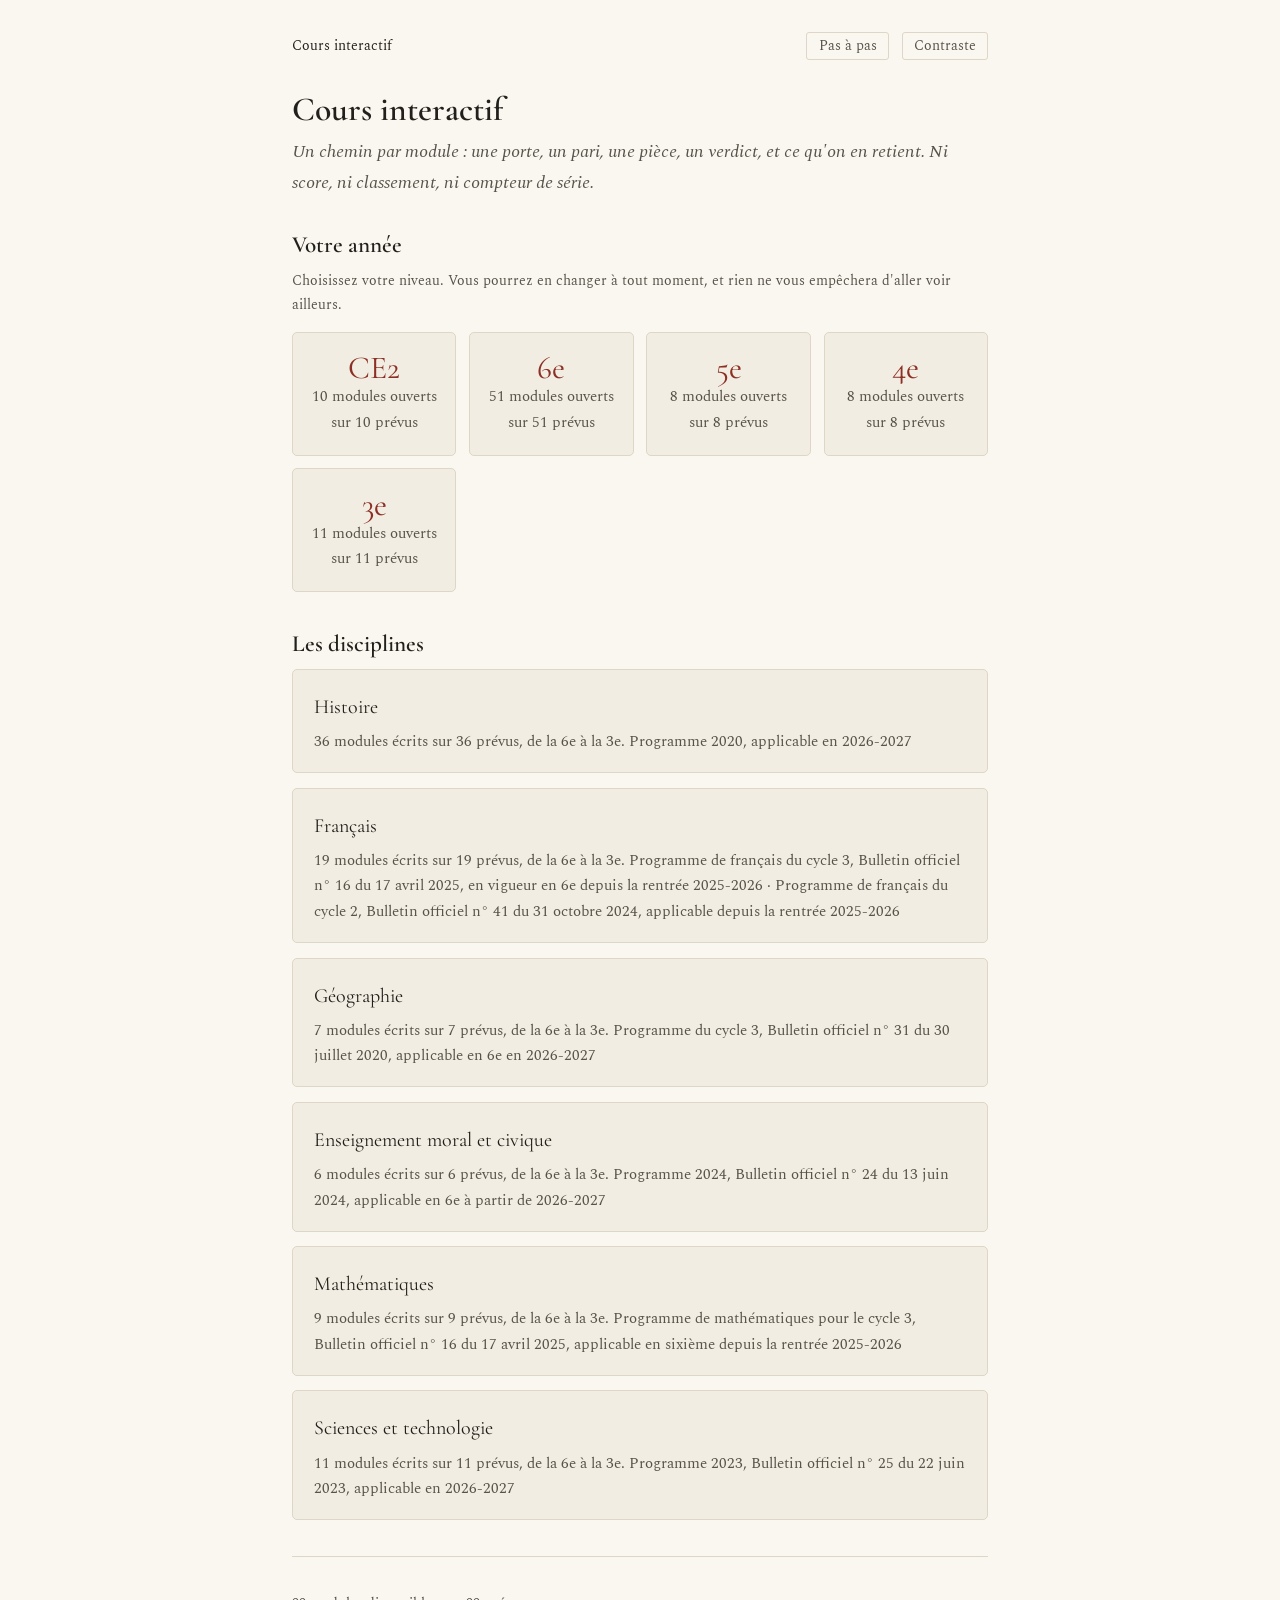
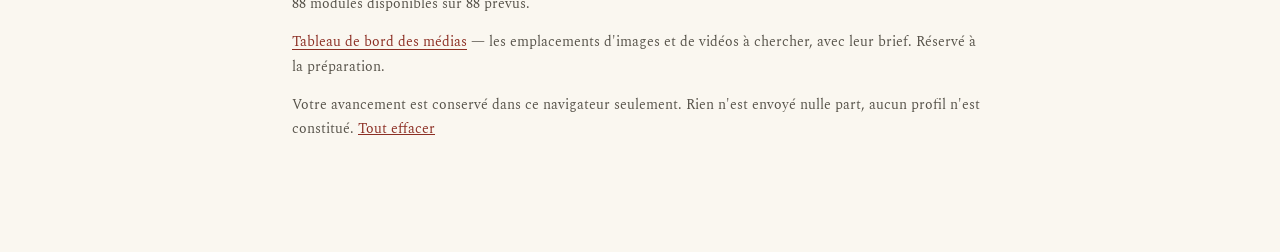
<file: site/index.html>
<!DOCTYPE html>
<html lang="fr">
<head>
<meta charset="UTF-8">
<meta name="viewport" content="width=device-width, initial-scale=1">
<title>Cours interactif — accueil</title>
<link rel="preconnect" href="https://fonts.gstatic.com" crossorigin>
<link href="https://fonts.googleapis.com/css2?family=Cormorant+Garamond:wght@500;600&family=Spectral:ital,wght@0,400;0,600;1,400&display=swap" rel="stylesheet">
<link rel="stylesheet" href="style.css">
</head>
<body>
<div class="page">

  <nav class="service">
    <span>Cours interactif</span>
    <span class="pousse"></span>
    <button type="button" id="btnVoie" aria-pressed="false"
            title="Texte plus aéré, lignes plus courtes. Réversible à tout moment.">Pas à pas</button>
    <button type="button" id="btnTheme" aria-pressed="false">Contraste</button>
  </nav>

  <h1>Cours interactif</h1>
  <p class="chapeau">Un chemin par module : une porte, un pari, une pièce, un verdict,
  et ce qu'on en retient. Ni score, ni classement, ni compteur de série.</p>

  <div id="rappels"></div>
  <div id="reprendre"></div>

  <h2 style="margin-top:2rem">Votre année</h2>
  <p class="fine">Choisissez votre niveau. Vous pourrez en changer à tout moment, et rien
  ne vous empêchera d'aller voir ailleurs.</p>
  <div id="niveaux" class="grille"></div>

  <h2 style="margin-top:2.4rem">Les disciplines</h2>
  <div id="disciplines"></div>

  <hr class="filet">
  <p class="fine" id="compte"></p>
  <p class="fine"><a href="medias.html">Tableau de bord des médias</a> — les emplacements
  d'images et de vidéos à chercher, avec leur brief. Réservé à la préparation.</p>
  <p class="fine">Votre avancement est conservé dans ce navigateur seulement. Rien n'est envoyé
  nulle part, aucun profil n'est constitué. <button type="button" id="btnOubli"
  style="font:inherit;background:none;border:0;color:var(--accent);cursor:pointer;padding:0;text-decoration:underline">Tout effacer</button></p>

</div>

<script type="module">
import { charger, progres, esc, poserRappels, niveauChoisi, choisirNiveau,
         avancementNiveau, niveauxDeclares, poserContraste, poserVoie } from './socle.js';

/* Le super hub. Il ne liste pas les modules : il oriente vers un niveau, et
 * ramène ce qui est dû — les rappels d'abord, la reprise ensuite. */

const { programme, ecrits } = await charger();

function dessine(){
  poserRappels(document.getElementById('rappels'), ecrits, dessine);

  const p = progres();
  const choisi = niveauChoisi();

  /* --- Reprendre où l'on en était ---------------------------------------- */
  const zoneR = document.getElementById('reprendre');
  const encours = [...ecrits.values()]
    .filter(m => { const e = p[m.id] || {}; return e.anticipation && !e.fait; });
  zoneR.innerHTML = encours.length ? `
    <div class="avis">
      <h2>Vous étiez ici</h2>
      <p class="fine">${esc(encours[0].id)} — ${esc(encours[0].titre)}, commencé et non terminé.</p>
      <a class="bouton" href="module.html?m=${encodeURIComponent(encours[0].id)}"
         style="display:inline-block;text-decoration:none;margin-top:.5rem">Reprendre</a>
    </div>` : '';

  /* --- Les quatre niveaux ------------------------------------------------- */
  const zoneN = document.getElementById('niveaux');
  zoneN.innerHTML = '';
  niveauxDeclares(programme).forEach(nv => {
    const n = { niveau: nv };
    const a = avancementNiveau(programme, nv, ecrits);
    const lien = document.createElement('a');
    lien.className = 'carte tuile' + (choisi === n.niveau ? ' choisi' : '');
    lien.href = 'niveau.html?n=' + encodeURIComponent(n.niveau);
    lien.innerHTML = `
      <div class="tuile-niveau">${esc(n.niveau)}</div>
      <div class="cible">${a.disponibles} module${a.disponibles > 1 ? 's' : ''} ouvert${a.disponibles > 1 ? 's' : ''}
        sur ${a.declares} prévus${a.acheves ? ` · ${a.acheves} achevé${a.acheves > 1 ? 's' : ''}` : ''}</div>`;
    lien.addEventListener('click', () => choisirNiveau(n.niveau));
    zoneN.appendChild(lien);
  });

  /* --- Les disciplines ---------------------------------------------------- */
  const zoneD = document.getElementById('disciplines');
  zoneD.innerHTML = '';
  (programme.disciplines || []).forEach(d => {
    const prevus = d.niveaux.reduce((s, n) =>
      s + n.themes.reduce((t, th) => t + th.modules.length, 0), 0);
    const ouverts = [...ecrits.values()].filter(m => m.discipline === d.id).length;
    if (!prevus) {
      const div = document.createElement('div');
      div.className = 'carte attente';
      div.innerHTML = `<div class="titre-c">${esc(d.nom)}</div>
        <div class="cible">Discipline à venir. Sa carte n'est pas encore construite.</div>`;
      zoneD.appendChild(div);
      return;
    }
    const cible = choisi || (d.niveaux[0] && d.niveaux[0].niveau);
    const a = document.createElement('a');
    a.className = 'carte';
    a.href = `discipline.html?d=${encodeURIComponent(d.id)}&n=${encodeURIComponent(cible)}`;
    a.innerHTML = `
      <div class="titre-c">${esc(d.nom)}</div>
      <div class="cible">${ouverts} module${ouverts > 1 ? 's' : ''} écrit${ouverts > 1 ? 's' : ''}
        sur ${prevus} prévus, de la 6e à la 3e. ${esc(d.reference)}</div>`;
    zoneD.appendChild(a);
  });

  const totalPrevus = (programme.disciplines || []).reduce((s, d) =>
    s + d.niveaux.reduce((x, n) => x + n.themes.reduce((t, th) => t + th.modules.length, 0), 0), 0);
  document.getElementById('compte').textContent =
    `${ecrits.size} module${ecrits.size > 1 ? 's' : ''} disponible${ecrits.size > 1 ? 's' : ''} sur ${totalPrevus} prévus.`;
}

document.getElementById('btnOubli').addEventListener('click', () => {
  if (!confirm("Effacer votre avancement dans ce navigateur ? Cette action ne peut pas être annulée.")) return;
  try { localStorage.removeItem('ci_progres'); } catch (e) {}
  dessine();
});

dessine();
poserContraste(document.getElementById('btnTheme'));
poserVoie(document.getElementById('btnVoie'));
</script>
</body>
</html>
</file>
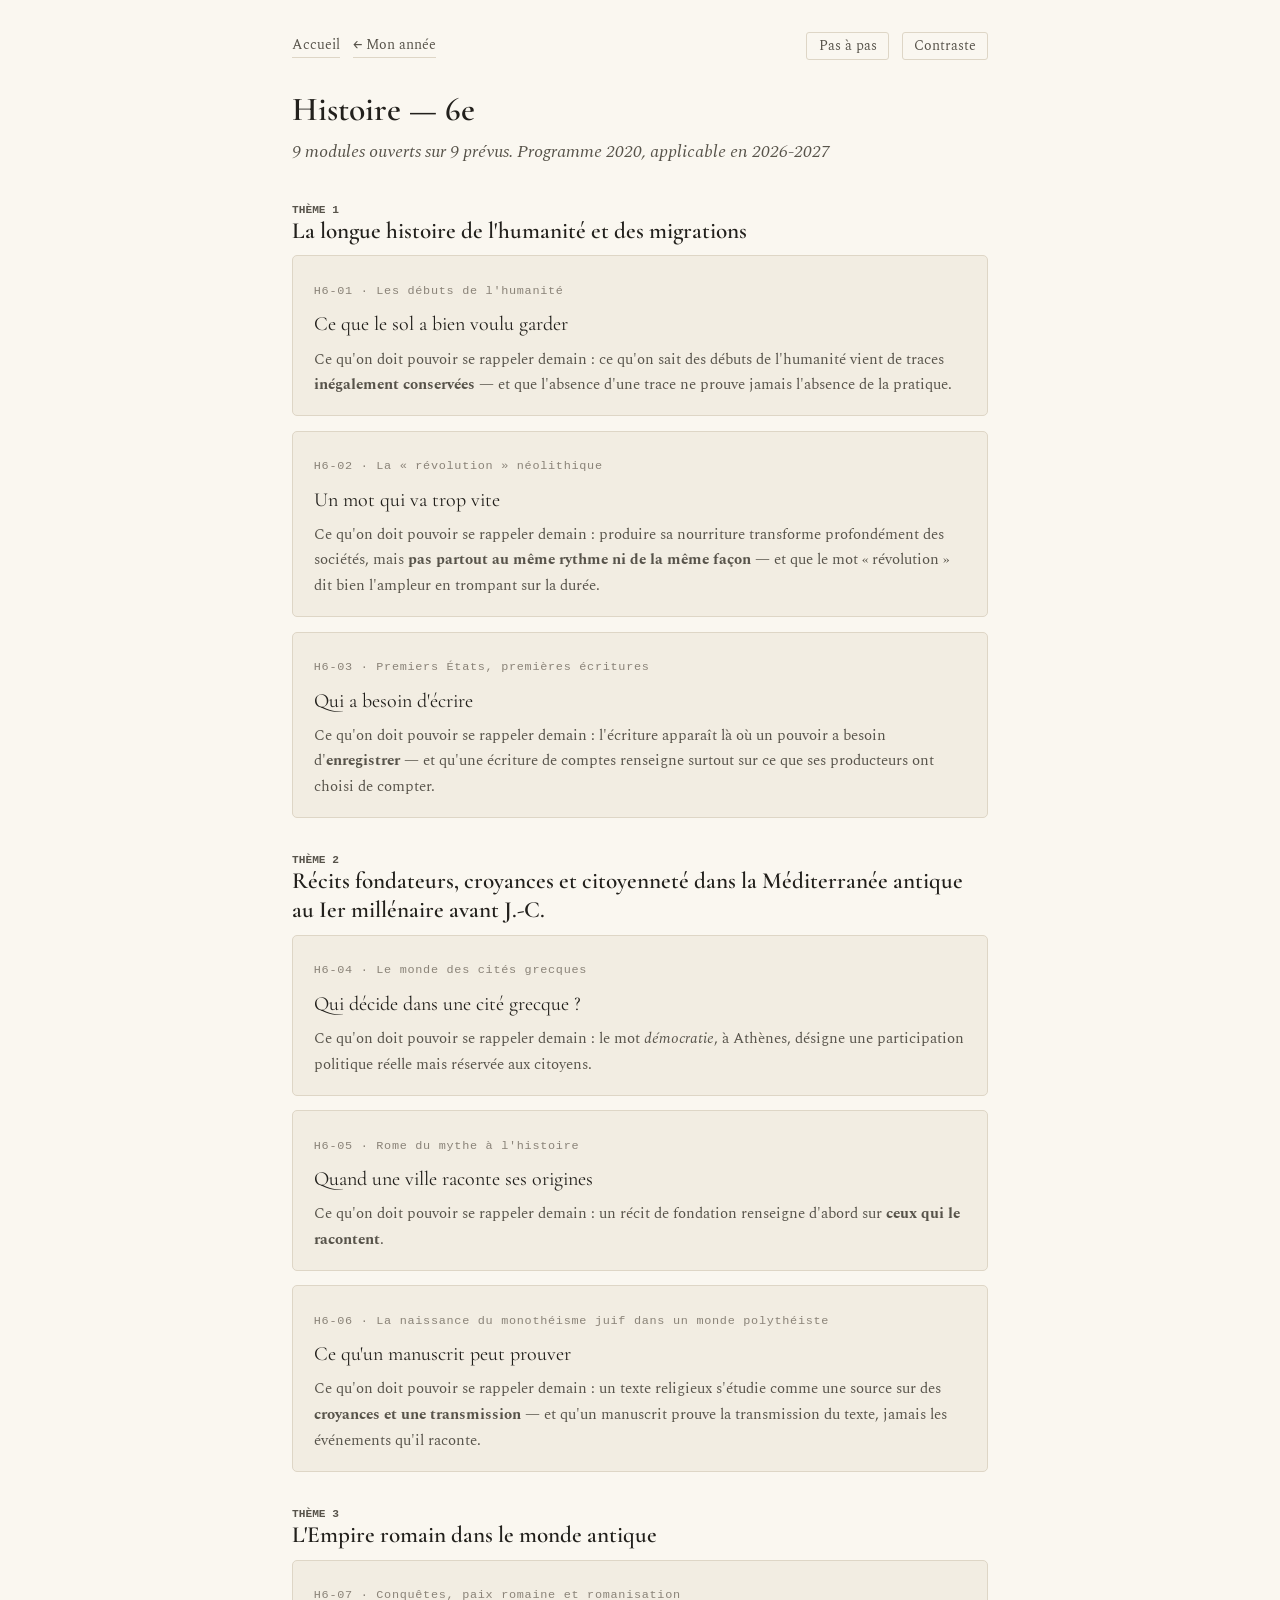
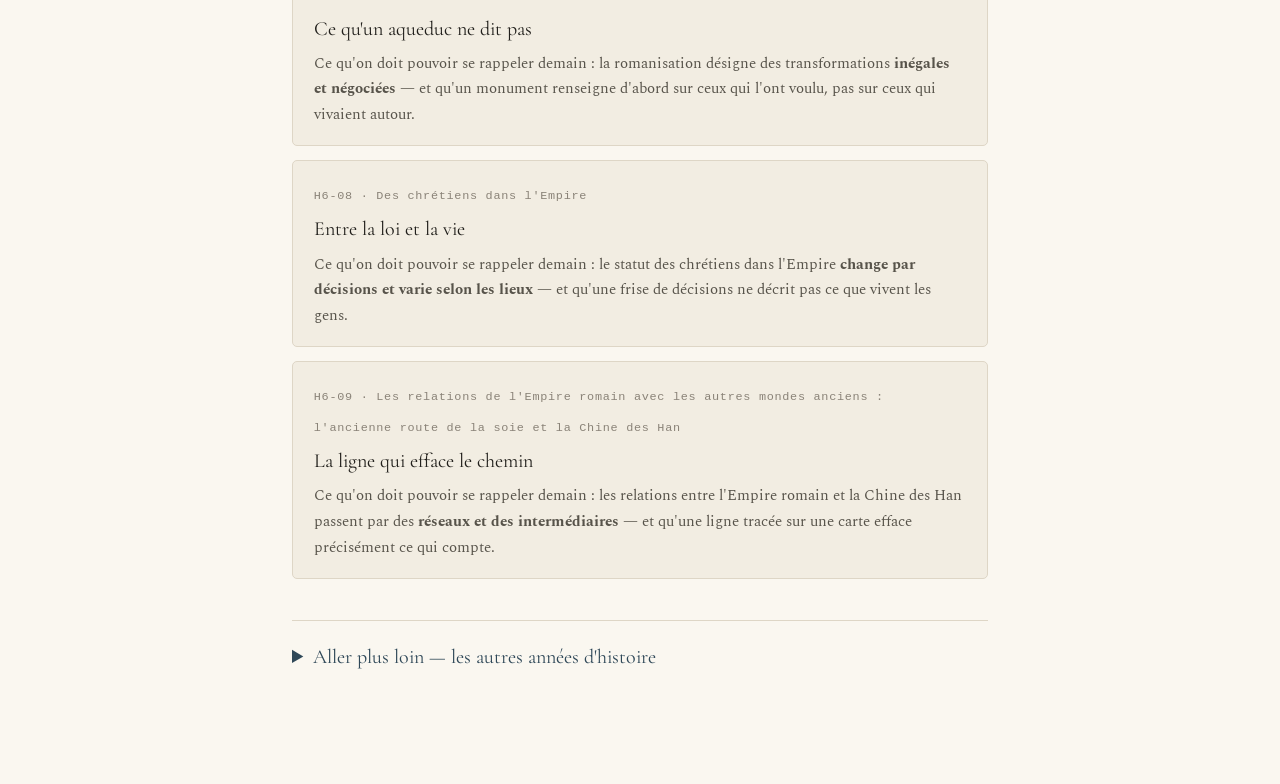
<file: site/discipline.html>
<!DOCTYPE html>
<html lang="fr">
<head>
<meta charset="UTF-8">
<meta name="viewport" content="width=device-width, initial-scale=1">
<title>Discipline — Cours interactif</title>
<link rel="preconnect" href="https://fonts.gstatic.com" crossorigin>
<link href="https://fonts.googleapis.com/css2?family=Cormorant+Garamond:wght@500;600&family=Spectral:ital,wght@0,400;0,600;1,400&display=swap" rel="stylesheet">
<link rel="stylesheet" href="style.css">
</head>
<body>
<div class="page">

  <nav class="service">
    <a href="index.html">Accueil</a>
    <a id="lienNiveau" href="#">&larr; Mon année</a>
    <span class="pousse"></span>
    <button type="button" id="btnVoie" aria-pressed="false"
            title="Texte plus aéré, lignes plus courtes. Réversible à tout moment.">Pas à pas</button>
    <button type="button" id="btnTheme" aria-pressed="false">Contraste</button>
  </nav>

  <h1 id="titre">Discipline</h1>
  <p class="chapeau" id="chapeau"></p>

  <div id="rappels"></div>
  <div id="contenu"></div>

</div>

<script type="module">
import { charger, progres, esc, poserRappels, avancement, proposerAuDela,
         poserContraste, poserVoie, appliqueCycle } from './socle.js';

/* Le hub disciplinaire, filtre par niveau.
 *
 * Il affiche les themes officiels du niveau, avec leurs modules — ecrits ou a
 * venir. Puis, en fin de page, une section qui ouvre les AUTRES annees de la
 * meme discipline : toujours presente, jamais verrouillee, mise en avant
 * seulement quand l'eleve a fait le tour de la sienne. */

const params = new URLSearchParams(location.search);
const idDisc = params.get('d') || 'histoire';
const niveau = params.get('n') || '6e';
const { programme, ecrits } = await charger();

const disc = (programme.disciplines || []).find(d => d.id === idDisc);
// « de histoire » ne se dit pas : on élide devant une voyelle ou un h muet.
const elide = nom => (/^[aeiouyéèêh]/i.test(nom) ? "d'" : 'de ') + nom.toLowerCase();
const zone = document.getElementById('contenu');
document.getElementById('lienNiveau').href = 'niveau.html?n=' + encodeURIComponent(niveau);

if (!disc || !disc.niveaux.length) {
  document.getElementById('titre').textContent = disc ? disc.nom : 'Discipline inconnue';
  zone.innerHTML = `<div class="avis"><h2>Carte à venir</h2>
    <p class="fine">Cette discipline est déclarée, mais sa carte n'est pas encore construite.
    <a href="index.html">Revenir à l'accueil</a>.</p></div>`;
} else {
  document.title = disc.nom + ' ' + niveau + ' — Cours interactif';
  document.getElementById('titre').textContent = disc.nom + ' — ' + niveau;
  dessine();
}

function blocModule(mo, p){
  const dispo = ecrits.get(mo.id);
  if (!dispo) {
    return `<div class="carte attente">
      <span class="code">${esc(mo.id)}</span>
      <div class="titre-c">${esc(mo.sous_theme)}</div>
      <div class="cible">Module à venir. Le sous-thème est au programme ;
      le cours n'est pas encore écrit.</div></div>`;
  }
  const e = p[mo.id] || {};
  let etat = '';
  if (e.fait) etat = 'Achevé' + (e.rappelJ1 ? ' · rappel fait' : ' · rappel à venir');
  else if (e.anticipation) etat = 'Commencé';
  return `<a class="carte" href="module.html?m=${encodeURIComponent(mo.id)}">
    <span class="code">${esc(mo.id)} · ${esc(mo.sous_theme)}</span>
    <div class="titre-c">${esc(dispo.titre)}</div>
    <div class="cible">Ce qu'on doit pouvoir se rappeler demain : ${dispo.cible}.</div>
    ${etat ? `<div class="etat">${esc(etat)}</div>` : ''}</a>`;
}

function dessine(){
  poserRappels(document.getElementById('rappels'), ecrits, dessine);
  const p = progres();
  const n = disc.niveaux.find(x => x.niveau === niveau);

  if (!n) {
    zone.innerHTML = `<div class="avis"><h2>Niveau non couvert</h2>
      <p class="fine">${esc(disc.nom)} n'a pas encore de carte pour la ${esc(niveau)}.</p></div>`;
    return;
  }

  const a = avancement(disc, niveau, ecrits);
  document.getElementById('chapeau').textContent =
    `${a.disponibles} module${a.disponibles > 1 ? 's' : ''} ouvert${a.disponibles > 1 ? 's' : ''} sur `
    + `${a.declares} prévus. ${disc.reference}`;

  let html = '';
  n.themes.forEach(t => {
    html += `<h2 style="margin-top:2.2rem"><span class="fine"
      style="font-family:var(--mono);font-size:.7rem;display:block">THÈME ${t.rang}</span>${esc(t.intitule)}</h2>`;
    t.modules.forEach(mo => { html += blocModule(mo, p); });
  });

  /* --- Au-delà de son année ---------------------------------------------- */
  const autres = disc.niveaux.filter(x => x.niveau !== niveau);
  const ouvertsAilleurs = autres.reduce((s, x) =>
    s + x.themes.reduce((t, th) => t + th.modules.filter(m => ecrits.has(m.id)).length, 0), 0);
  const propose = proposerAuDela(disc, niveau, ecrits);

  html += `<details class="plus-loin"${propose ? ' open' : ''}>
    <summary>Aller plus loin — les autres années ${elide(disc.nom)}</summary>`;
  if (propose) {
    html += `<p class="fine"><strong>Vous avez achevé tout ce qui est ouvert en ${esc(niveau)},
      et repris au moins un rappel.</strong> La suite est là si elle vous tente.</p>`;
  } else {
    html += `<p class="fine">Rien n'est verrouillé : ces modules s'ouvrent comme les autres.
      Ils s'appuient simplement sur des repères d'une autre année.</p>`;
  }
  if (!ouvertsAilleurs) {
    html += `<p class="fine">Aucun module n'est encore écrit pour les autres années.</p>`;
  } else {
    autres.forEach(x => {
      const dedans = x.themes.flatMap(th => th.modules).filter(m => ecrits.has(m.id));
      if (!dedans.length) return;
      html += `<h3>${esc(x.niveau)}</h3>`;
      dedans.forEach(mo => { html += blocModule(mo, p); });
    });
  }
  html += '</details>';

  zone.innerHTML = html;
}

poserContraste(document.getElementById('btnTheme'));
poserVoie(document.getElementById('btnVoie'));
// La page d'un niveau se lit dans la typographie de ce niveau. CLM-TYP-001.
appliqueCycle(niveau);
</script>
</body>
</html>
</file>
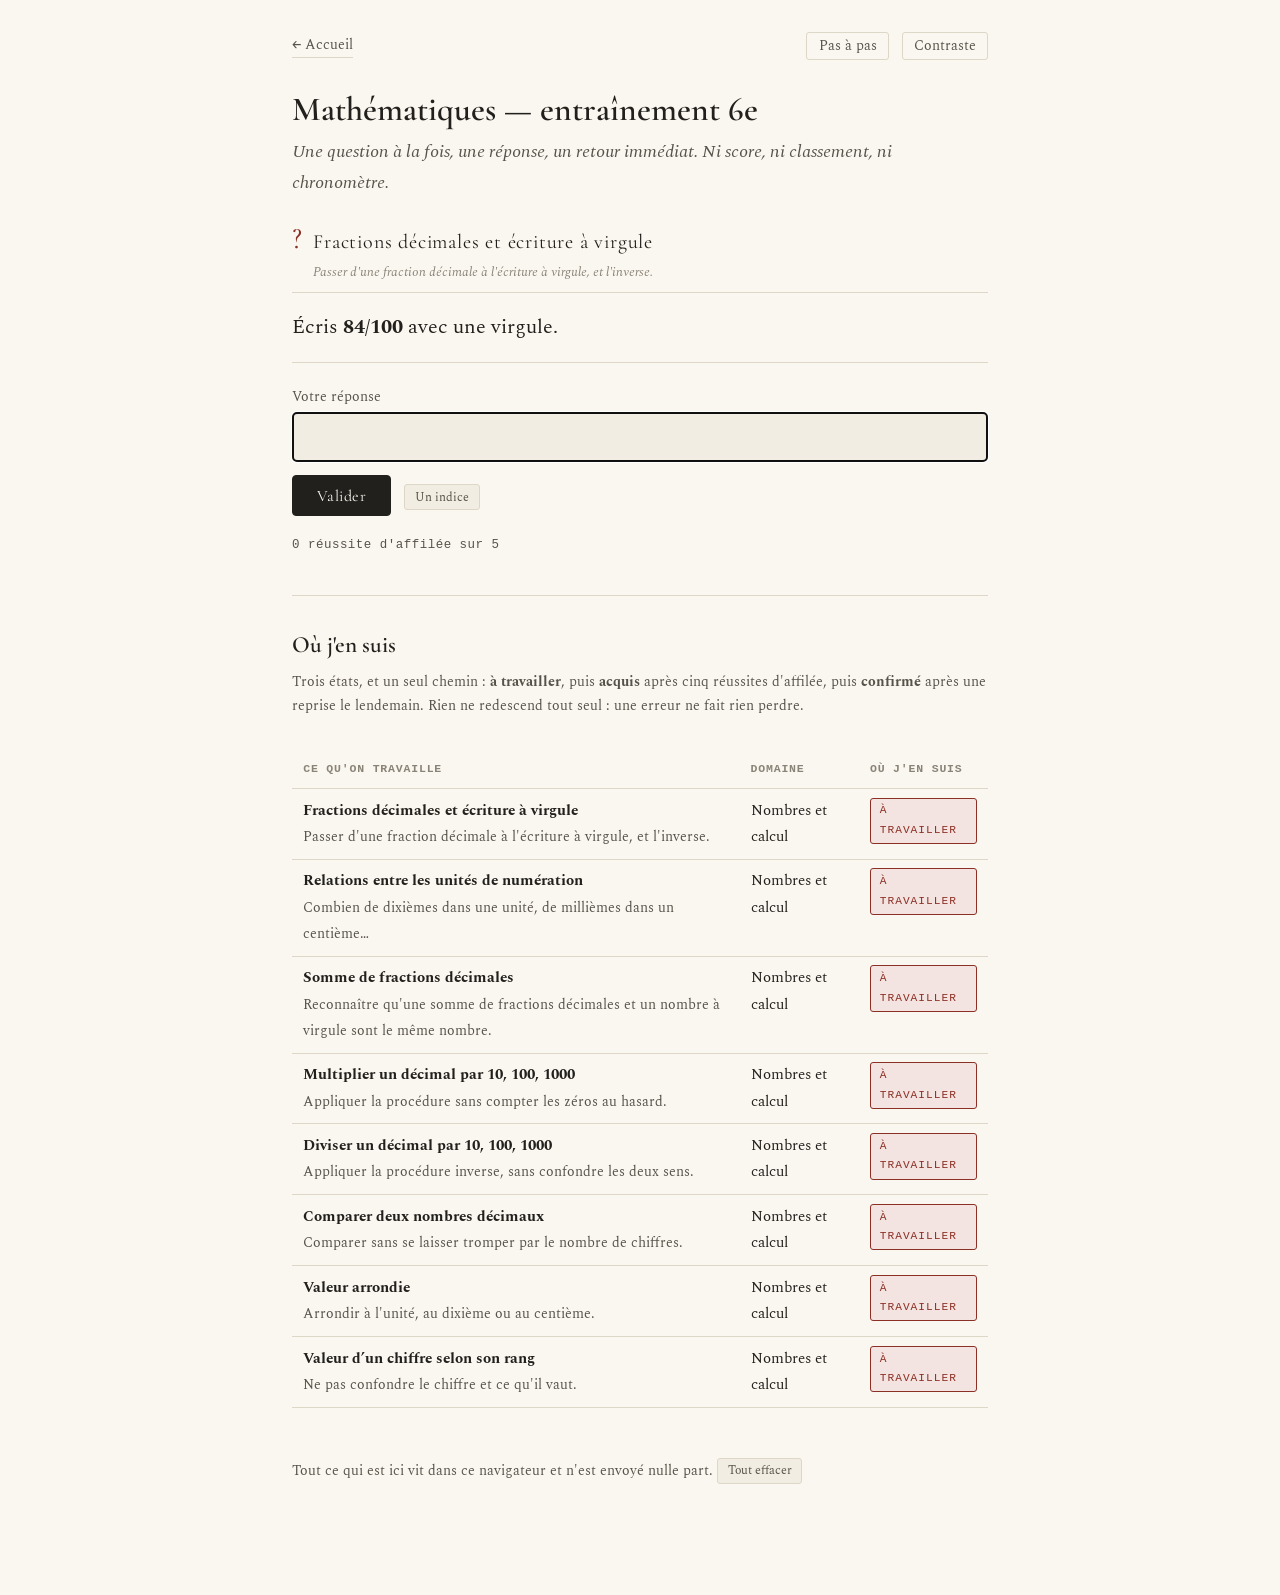
<file: site/entrainement.html>
<!DOCTYPE html>
<html lang="fr">
<head>
<meta charset="UTF-8">
<meta name="viewport" content="width=device-width, initial-scale=1">
<title>Entraînement — Cours interactif</title>
<link rel="preconnect" href="https://fonts.gstatic.com" crossorigin>
<link href="https://fonts.googleapis.com/css2?family=Cormorant+Garamond:wght@500;600&family=Spectral:ital,wght@0,400;0,600;1,400&display=swap" rel="stylesheet">
<link rel="stylesheet" href="style.css">
</head>
<body>
<div class="page">

  <nav class="service">
    <a href="index.html">&larr; Accueil</a>
    <span class="pousse"></span>
    <button type="button" id="btnVoie" aria-pressed="false"
            title="Texte plus aéré, lignes plus courtes. Réversible à tout moment.">Pas à pas</button>
    <button type="button" id="btnTheme" aria-pressed="false">Contraste</button>
  </nav>

  <h1 id="titre">Entraînement</h1>
  <p class="chapeau" id="chapeau">Chargement…</p>

  <div id="zone"></div>

  <hr class="filet">
  <h2>Où j'en suis</h2>
  <p class="fine">Trois états, et un seul chemin : <strong>à travailler</strong>,
  puis <strong>acquis</strong> après cinq réussites d'affilée, puis
  <strong>confirmé</strong> après une reprise le lendemain. Rien ne redescend
  tout seul : une erreur ne fait rien perdre.</p>
  <div id="tableau"></div>

  <p class="fine" style="margin-top:2rem">Tout ce qui est ici vit dans ce navigateur
  et n'est envoyé nulle part.
  <button type="button" class="mini" id="btnEffacer">Tout effacer</button></p>

</div>

<script type="module">
import { poserContraste, poserVoie, appliqueCycle } from './socle.js';
import { GENERATEURS, pourNiveau, prochain, statut, noter, juste,
         suiteEnCours, SEUIL, graine, toutEffacer } from './exercices.js';

/* La page d'entraînement.
 *
 * Une question à la fois, une réponse, un retour immédiat. Le retour
 * immédiat est ce qui fait l'essentiel du bénéfice (SRC-PED-005) ; sans
 * lui, répéter un exercice répète surtout l'erreur.
 *
 * Ce que cette page N'AFFICHE PAS, et c'est délibéré : aucun score, aucun
 * pourcentage, aucune série à ne pas rompre, aucun temps. On montre une
 * position dans une progression — cinq réussites d'affilée, puis une
 * reprise le lendemain — et rien d'autre.
 */

const params = new URLSearchParams(location.search);
const discipline = params.get('d') || 'mathematiques';
const niveau = params.get('n') || '6e';
appliqueCycle(niveau);

const NOMS = { mathematiques: 'Mathématiques', francais: 'Français', histoire: 'Histoire',
               geographie: 'Géographie', emc: 'EMC', sciences: 'Sciences et technologie' };
document.getElementById('titre').textContent =
  (NOMS[discipline] || discipline) + ' — entraînement ' + niveau;

const zone = document.getElementById('zone');
let courant = null, exo = null, repondu = false;

function servir() {
  courant = prochain(discipline, niveau);
  if (!courant) {
    zone.innerHTML = `<div class="avis"><h2>Rien à travailler ici</h2>
      <p class="fine">Aucun exercice n'est encore disponible pour cette discipline à ce niveau.</p></div>`;
    return;
  }
  exo = courant.faire(graine(Date.now() ^ Math.floor(Math.random() * 1e9)));
  repondu = false;
  const st = statut(courant.id);
  const n = suiteEnCours(courant.id);
  const cible = st === 'a-confirmer' || st === 'acquis' ? SEUIL.confirmation : SEUIL.suite;

  zone.innerHTML = `
    <section class="etape">
      <div class="jalon"><span class="lettre">?</span>
        <span class="nom">${esc(courant.nom)}
          <span class="glose">${esc(courant.quoi)}</span></span></div>

      ${st === 'a-confirmer'
        ? `<div class="rappel-de-soi"><strong>Reprise.</strong> Vous aviez réussi cinq fois
             d'affilée. On revient dessus un jour plus tard : c'est ce qui distingue
             un automatisme d'un souvenir de la minute.</div>` : ''}

      <p class="scene" style="font-size:1.25rem">${exo.enonce}</p>

      <div class="question">
        ${exo.choix
          ? `<div class="choix" id="choix" role="group" aria-label="Votre réponse">
               ${exo.choix.map(c => `<button type="button" data-c="${esc(c)}"
                 style="text-align:center;font-size:1.3rem">${esc(c)}</button>`).join('')}
             </div>`
          : `<label class="fine" for="rep">Votre réponse</label>
             <div style="display:flex;align-items:center;gap:.5rem">
               <input id="rep" inputmode="${courant.saisie === 'texte' ? 'text' : 'decimal'}"
                 autocomplete="off" autocapitalize="off" spellcheck="false"
                 style="flex:1;font-family:var(--serif);font-size:1.2rem;padding:.6rem .8rem;
                        border:1px solid var(--filet);border-radius:4px;
                        background:var(--papier-2);color:var(--encre)">
               ${exo.suffixe ? `<span style="font-size:1.2rem">${esc(exo.suffixe)}</span>` : ''}
             </div>
             <button class="bouton" id="btnValider" style="margin-top:.8rem">Valider</button>`}
        <button type="button" class="mini" id="btnAide" style="margin-left:.5rem">Un indice</button>
        <p class="fine" id="aide" hidden></p>
      </div>

      <div id="retour"></div>

      <p class="compte" style="font-family:var(--mono);font-size:.78rem;color:var(--encre-2);
         letter-spacing:.04em;margin-top:1.2rem">
        ${n} réussite${n > 1 ? 's' : ''} d'affilée sur ${cible}</p>
    </section>`;

  const champ = document.getElementById('rep');
  if (champ) { champ.focus(); champ.addEventListener('keydown', e => { if (e.key === 'Enter') valider(champ.value); }); }
  const bv = document.getElementById('btnValider');
  if (bv) bv.addEventListener('click', () => valider(champ.value));
  const ch = document.getElementById('choix');
  if (ch) ch.addEventListener('click', ev => {
    const b = ev.target.closest('button[data-c]');
    if (b && !repondu) valider(b.dataset.c);
  });
  document.getElementById('btnAide').addEventListener('click', () => {
    const a = document.getElementById('aide');
    a.textContent = exo.aide || '';
    a.hidden = false;
  });
}

function valider(saisie) {
  if (repondu) return;
  if (!exo.choix && !String(saisie || '').trim()) return;
  repondu = true;
  const avant = statut(courant.id);          // lu AVANT de noter
  // « reponses » liste les écritures également justes — « le chat » et
  // « chat » pour un sujet. À défaut, la réponse canonique fait seule foi.
  const ok = exo.choix ? String(saisie).trim() === exo.reponse
                       : juste(saisie, exo.reponses || exo.reponse);
  const st = noter(courant.id, ok);

  document.querySelectorAll('#choix button, #btnValider, #rep').forEach(e => {
    if (e.tagName === 'INPUT') e.readOnly = true; else e.disabled = true;
  });

  const r = document.getElementById('retour');
  r.innerHTML = `
    <div class="verdict">
      <div class="${ok ? 'etablit' : 'netablit-pas'}">
        <div class="titre-v">${ok ? 'Juste' : 'Pas encore'}</div>
        ${ok ? 'C’est la bonne réponse.'
             : `La réponse attendue était <strong>${esc(exo.reponse)}${esc(exo.suffixe || '')}</strong>.`}
        ${!ok && exo.aide ? `<p class="fine" style="margin:.6rem 0 0">${esc(exo.aide)}</p>` : ''}
      </div>
    </div>
    ${st === 'acquis' && avant === 'a-travailler'
      ? `<div class="avis"><h2>Acquis</h2><p class="fine">Cinq réussites d'affilée.
           On y revient demain pour confirmer — c'est le moment où ça devient un automatisme.</p></div>` : ''}
    ${st === 'confirme'
      ? `<div class="avis"><h2>Confirmé</h2><p class="fine">Réussi, puis réussi encore un jour plus tard.
           Celui-ci est à vous.</p></div>` : ''}
    <button class="bouton" id="btnSuite" style="margin-top:1rem">Question suivante</button>`;
  document.getElementById('btnSuite').addEventListener('click', () => { servir(); dessineTableau(); });
  document.getElementById('btnSuite').focus();
  dessineTableau();
}

const ETIQ = { 'a-travailler': 'à travailler', 'acquis': 'acquis, reprise demain',
               'a-confirmer': 'à reprendre maintenant', 'confirme': 'confirmé' };

function dessineTableau() {
  const l = pourNiveau(discipline, niveau);
  document.getElementById('tableau').innerHTML = l.length
    ? `<div class="tableau-large"><table>
        <tr><th>Ce qu'on travaille</th><th>Domaine</th><th>Où j'en suis</th></tr>
        ${l.map(g => { const s = statut(g.id); return `<tr>
          <td><strong>${esc(g.nom)}</strong><br><span class="fine">${esc(g.quoi)}</span></td>
          <td>${esc(g.domaine)}</td>
          <td><span class="statut" style="${s === 'confirme'
              ? 'background:var(--appui-doux);color:var(--appui)' : ''}">${ETIQ[s]}</span></td>
        </tr>`; }).join('')}
      </table></div>`
    : '<p class="fine">Aucun exercice pour cette discipline à ce niveau.</p>';
}

function esc(s){ return String(s == null ? '' : s).replace(/[&<>"]/g, c => ({'&':'&amp;','<':'&lt;','>':'&gt;','"':'&quot;'}[c])); }

document.getElementById('chapeau').textContent =
  'Une question à la fois, une réponse, un retour immédiat. Ni score, ni classement, ni chronomètre.';

document.getElementById('btnEffacer').addEventListener('click', () => {
  if (confirm("Effacer tout l'avancement des exercices de ce navigateur ?")) {
    toutEffacer(); servir(); dessineTableau();
  }
});

servir();
dessineTableau();

poserContraste(document.getElementById('btnTheme'));
poserVoie(document.getElementById('btnVoie'));
</script>
</body>
</html>
</file>
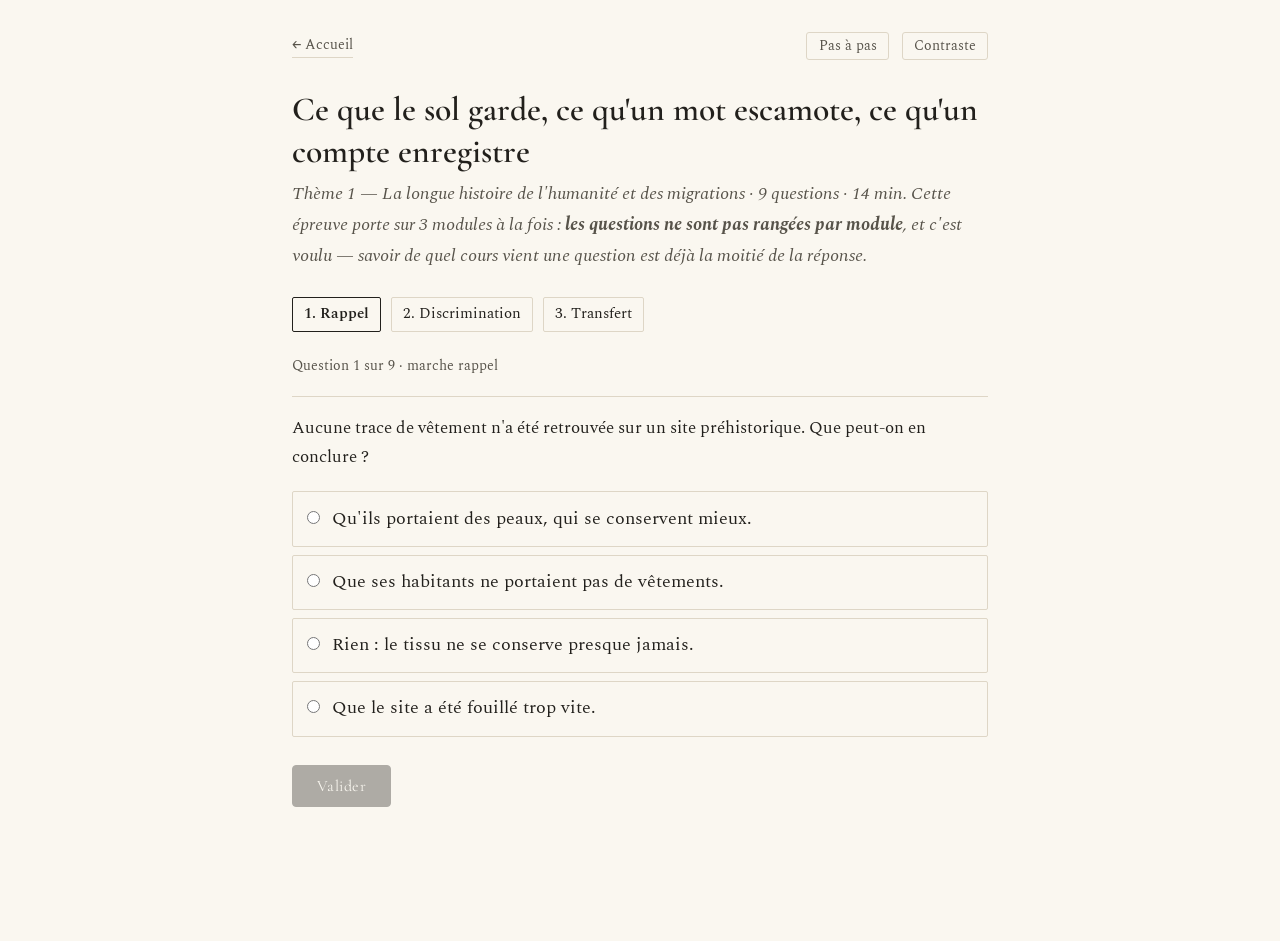
<file: site/epreuve.html>
<!DOCTYPE html>
<html lang="fr">
<head>
<meta charset="UTF-8">
<meta name="viewport" content="width=device-width, initial-scale=1">
<title>Épreuve de fin de séquence — Cours interactif</title>
<link rel="preconnect" href="https://fonts.gstatic.com" crossorigin>
<link href="https://fonts.googleapis.com/css2?family=Cormorant+Garamond:wght@500;600&family=Spectral:ital,wght@0,400;0,600;1,400&display=swap" rel="stylesheet">
<link rel="stylesheet" href="style.css">
<style>
  /* Les trois marches. Une couleur ne porte jamais seule l'information :
     le nom du palier est toujours écrit à côté. */
  .marche { display:flex; gap:.6rem; flex-wrap:wrap; margin:.4rem 0 1.4rem;
            padding:0; list-style:none; font-size:.86em }
  .marche li { padding:.18rem .7rem; border:1px solid var(--filet); border-radius:2px;
               color:var(--doux) }
  .marche li[aria-current="step"] { border-color:var(--encre); color:var(--encre); font-weight:600 }
  .marche li.faite { border-style:dashed }

  .propositions { list-style:none; padding:0; margin:1.2rem 0 }
  .propositions li { margin:.5rem 0 }
  .propositions label { display:flex; gap:.7rem; align-items:baseline; cursor:pointer;
                        padding:.7rem .9rem; border:1px solid var(--filet); border-radius:2px }
  .propositions label:hover { border-color:var(--doux) }
  .propositions input { margin:0; flex:0 0 auto }
  .propositions label.retenue { border-color:var(--encre) }
  .propositions label.juste { border-color:#1c6b45; border-width:2px }
  .propositions label.fausse { border-color:var(--accent); border-width:2px }
  .propositions label .marque { margin-left:auto; font-size:.82em; letter-spacing:.04em;
                                text-transform:uppercase; white-space:nowrap }

  .retour { border-left:3px solid var(--filet); padding:.2rem 0 .2rem 1rem; margin:1.4rem 0 }
  .retour .verdict-mot { font-family:'Cormorant Garamond',serif; font-size:1.25em; display:block;
                         margin-bottom:.35rem }

  .carnet-item { break-inside:avoid; margin:1.4rem 0; padding-bottom:1rem;
                 border-bottom:1px solid var(--filet) }
  .carnet-item dl { margin:.5rem 0 0 }
  .carnet-item dt { font-size:.8em; letter-spacing:.05em; text-transform:uppercase;
                    color:var(--doux); margin-top:.5rem }
  .carnet-item dd { margin:.1rem 0 0 }

  @media print {
    nav.service, #zone, #btnCarnet, .filet, .fine.pas-imprimer { display:none !important }
    .page { max-width:none }
    #carnet { display:block !important }
    a[href]::after { content:"" }
  }
</style>
</head>
<body>
<div class="page">

  <nav class="service">
    <a href="index.html">&larr; Accueil</a>
    <span class="pousse"></span>
    <button type="button" id="btnVoie" aria-pressed="false"
            title="Texte plus aéré, lignes plus courtes. Réversible à tout moment.">Pas à pas</button>
    <button type="button" id="btnTheme" aria-pressed="false">Contraste</button>
  </nav>

  <h1 id="titre">Épreuve de fin de séquence</h1>
  <p class="chapeau" id="chapeau">Chargement…</p>

  <ul class="marche" id="marche" hidden>
    <li data-p="rappel">1. Rappel</li>
    <li data-p="discrimination">2. Discrimination</li>
    <li data-p="transfert">3. Transfert</li>
  </ul>

  <div id="zone"></div>
  <div id="carnet" hidden></div>

</div>

<script type="module">
import { poserContraste, poserVoie, appliqueCycle, esc } from './socle.js';
import { graine } from './exercices.js';

/* L'épreuve de fin de séquence.
 *
 * Ce n'est ni le module ni l'entraînement, et c'est délibéré :
 *   — le module fait rencontrer une pièce et fabrique un outil ;
 *   — l'entraînement automatise un geste par la répétition ;
 *   — l'épreuve demande si l'outil tient encore, et s'il voyage.
 *
 * Trois marches, jouées dans l'ordre. Elles ne mesurent pas la même chose,
 * et c'est pour cela qu'on ne les additionne pas :
 *   RAPPEL         — la notion revient-elle sans le cahier ?
 *   DISCRIMINATION — sait-on ce que la pièce permet, et ce qu'elle interdit ?
 *   TRANSFERT      — l'outil fonctionne-t-il sur une situation jamais vue ?
 *
 * D'où la règle qui fait tout l'intérêt de cette page : ON N'AFFICHE AUCUN
 * SCORE. Un pourcentage mélangerait les trois marches, et sept sur dix ne
 * dirait pas quoi faire. Un renvoi nommé, si : rater le rappel renvoie au
 * module entier ; rater le transfert ne renvoie à aucune relecture, mais à
 * une autre situation. Le total ne sait pas distinguer ces deux élèves.
 *
 * Le passage à l'étape suivante se fait sur ce qui reste à revoir, jamais
 * sur une moyenne. Et l'épreuve ne sert pas à noter : elle n'en a pas les
 * moyens, et le dire fait partie du dispositif.
 */

const params = new URLSearchParams(location.search);
const cible = document.getElementById('zone');
const CLE = 'ci_epreuves';

const ORDRE = ['rappel', 'discrimination', 'transfert'];
const NOM_PALIER = { rappel: 'Rappel', discrimination: 'Discrimination', transfert: 'Transfert' };

poserContraste(document.getElementById('btnTheme'));
poserVoie(document.getElementById('btnVoie'), () => {});

/* --- Mémoire locale ------------------------------------------------------ */

function tout() { try { return JSON.parse(localStorage.getItem(CLE) || '{}'); } catch (e) { return {}; } }
function ecrire(o) { try { localStorage.setItem(CLE, JSON.stringify(o)); } catch (e) {} }
function etatDe(id) { return tout()[id] || { essais: 0 }; }
function enregistrer(id, champs) {
  const o = tout();
  o[id] = Object.assign({}, o[id], champs);
  ecrire(o);
}

/* --- Ordre des propositions ----------------------------------------------
 * Les propositions sont permutées à chaque passage, avec une graine tirée
 * du numéro d'essai : une reprise ne se joue pas de mémoire de position,
 * et deux passages restent reproductibles à l'identique si l'on veut les
 * comparer. */
function permuter(n, semence) {
  const r = graine(semence);
  const ordre = [...Array(n).keys()];
  for (let i = n - 1; i > 0; i--) {
    const j = Math.floor(r() * (i + 1));
    [ordre[i], ordre[j]] = [ordre[j], ordre[i]];
  }
  return ordre;
}

/* --- Chargement ----------------------------------------------------------- */

const banque = await fetch('epreuves.json').then(r => r.json());
const idDemande = params.get('e');
const parModule = params.get('m');

let ep = banque.epreuves.find(e => e.id === idDemande);
if (!ep && parModule) ep = banque.epreuves.find(e => e.modules.includes(parModule));
if (!ep && (idDemande || parModule)) {
  // Un identifiant demandé qui n'existe pas se dit : servir une autre
  // épreuve à sa place ferait passer l'épreuve d'une autre séquence pour la sienne.
  cible.innerHTML = `<h1>Épreuve introuvable</h1>
    <p class="chapeau">Aucune épreuve ne porte l'identifiant « ${esc(idDemande || parModule)} ».</p>
    <p><a href="index.html">Revenir à l'accueil</a></p>`;
  throw new Error('épreuve introuvable');
}
if (!ep) ep = banque.epreuves[0];

appliqueCycle(ep.niveau);

/* Les titres des modules, pour que les renvois nomment ce qu'ils désignent
   au lieu d'afficher un identifiant. */
const titres = {};
await Promise.all(ep.modules.map(id =>
  fetch(`modules/${id}.json`).then(r => r.ok ? r.json() : null)
    .then(m => { if (m) titres[id] = m.titre; })
    .catch(() => {})
));
const nomModule = id => titres[id] ? `${id} — ${titres[id]}` : id;

const essai = etatDe(ep.id).essais + 1;

/* Une reprise doit poser une AUTRE situation, pas la même.
 *
 * Sinon le second passage ne mesure plus le transfert : il mesure le
 * souvenir d'avoir vu la réponse. Les questions qui partagent un
 * « groupe » sont donc des variantes de la même question, et l'épreuve
 * n'en tire qu'une — celle du numéro de passage, qui tourne. Une question
 * sans groupe n'a pas de variante et se repose telle quelle : c'est
 * acceptable au palier du rappel, où répéter est justement l'objet. */
const items = ORDRE.flatMap(p => {
  const groupes = new Map();
  ep.items.filter(i => i.palier === p)
          .forEach(i => {
            const g = i.groupe || i.id;
            if (!groupes.has(g)) groupes.set(g, []);
            groupes.get(g).push(i);
          });
  return [...groupes.values()].map(v => v[(essai - 1) % v.length]);
});

document.title = `${ep.titre} — Cours interactif`;
document.getElementById('titre').textContent = ep.titre;
document.getElementById('chapeau').innerHTML =
  `${esc(ep.sequence)} · ${items.length} questions · ${esc(ep.duree)}. ` +
  `Cette épreuve porte sur ${ep.modules.length} modules à la fois : ` +
  `<strong>les questions ne sont pas rangées par module</strong>, et c'est voulu — ` +
  `savoir de quel cours vient une question est déjà la moitié de la réponse.`;
document.getElementById('marche').hidden = false;

/* --- Déroulé -------------------------------------------------------------- */

let k = 0;
const reponses = {};   // itemId -> index d'origine choisi

function majMarche() {
  const courant = items[k] ? items[k].palier : null;
  document.querySelectorAll('#marche li').forEach(li => {
    const p = li.dataset.p;
    li.classList.toggle('faite', ORDRE.indexOf(p) < ORDRE.indexOf(courant));
    if (p === courant) li.setAttribute('aria-current', 'step');
    else li.removeAttribute('aria-current');
  });
}

function poser() {
  if (k >= items.length) return conclure();
  majMarche();

  const it = items[k];
  const ordre = permuter(it.options.length, hash(it.id) + essai);

  cible.innerHTML = `
    <section class="etape">
      <p class="fine">Question ${k + 1} sur ${items.length} · marche ${NOM_PALIER[it.palier].toLowerCase()}</p>
      <div class="question"><p class="enonce">${esc(it.enonce)}</p></div>
      <ul class="propositions" id="props">
        ${ordre.map((orig, rang) => `
          <li><label for="o${rang}" id="l${rang}">
            <input type="radio" name="prop" id="o${rang}" value="${orig}">
            <span>${esc(it.options[orig])}</span>
          </label></li>`).join('')}
      </ul>
      <button class="bouton" id="valider" disabled>Valider</button>
      <div id="retour"></div>
    </section>`;

  const bouton = document.getElementById('valider');
  document.getElementById('props').addEventListener('change', e => {
    bouton.disabled = false;
    document.querySelectorAll('#props label').forEach(l => l.classList.remove('retenue'));
    e.target.closest('label').classList.add('retenue');
  });
  bouton.addEventListener('click', () => corriger(it, ordre), { once: true });
}

/* La réponse attendue n'apparaît qu'après que l'élève a tranché. C'est le
   même verrou que l'Extraction du module : voir la bonne réponse avant
   d'avoir cherché supprime très exactement ce qu'on venait chercher. */
function corriger(it, ordre) {
  const choisi = Number(document.querySelector('#props input:checked').value);
  reponses[it.id] = choisi;
  const bon = choisi === it.juste;

  ordre.forEach((orig, rang) => {
    const l = document.getElementById('l' + rang);
    l.classList.remove('retenue');
    if (orig === it.juste) {
      l.classList.add('juste');
      l.insertAdjacentHTML('beforeend', '<span class="marque">attendu</span>');
    } else if (orig === choisi) {
      l.classList.add('fausse');
      l.insertAdjacentHTML('beforeend', '<span class="marque">votre réponse</span>');
    }
    l.querySelector('input').disabled = true;
  });

  document.getElementById('valider').remove();
  document.getElementById('retour').innerHTML = `
    <div class="retour">
      <span class="verdict-mot">${bon ? 'Oui.' : 'Pas celle-là.'}</span>
      <p>${esc(it.pourquoi)}</p>
      <p class="fine">Module ${esc(nomModule(it.module))} · référence ${esc(it.ref)}</p>
    </div>
    <button class="bouton" id="suite">${k + 1 < items.length ? 'Question suivante' : 'Voir ce qui reste à revoir'}</button>`;

  document.getElementById('suite').addEventListener('click', () => { k++; poser(); }, { once: true });
}

/* --- Le verdict, et les renvois ------------------------------------------- */

function conclure() {
  document.querySelectorAll('#marche li').forEach(li => {
    li.classList.add('faite'); li.removeAttribute('aria-current');
  });

  const rates = items.filter(i => reponses[i.id] !== i.juste);

  /* On renvoie au palier le plus bas qui a échoué pour un module donné :
     si le rappel n'est pas là, réparer le rappel peut suffire à réparer
     le reste, et il serait absurde d'envoyer l'élève travailler le
     transfert d'une notion qu'il n'a pas encore. */
  const parMod = {};
  rates.forEach(i => {
    const rang = ORDRE.indexOf(i.palier);
    if (!parMod[i.module] || rang < parMod[i.module].rang) {
      parMod[i.module] = { rang, palier: i.palier, items: [] };
    }
  });
  rates.forEach(i => parMod[i.module].items.push(i));

  const acquis = rates.length === 0;
  enregistrer(ep.id, {
    essais: essai,
    date: new Date().toISOString(),
    acquis,
    aRevoir: Object.keys(parMod),
  });

  /* Le tableau dit sur quelles marches chaque module a été réellement
     interrogé. Sans cette colonne, « acquis » laisserait croire que les
     trois ont été passées, alors qu'une épreuve mélange les modules et
     n'en interroge pas chacun partout. Un verdict qui promet plus que ce
     qu'il a mesuré est la seule faute qu'on ne puisse pas rattraper. */
  const lignes = ep.modules.map(id => {
    const p = parMod[id];
    const vus = ORDRE.filter(x => items.some(i => i.module === id && i.palier === x));
    return `<tr>
      <td><a href="module.html?m=${encodeURIComponent(id)}">${esc(nomModule(id))}</a></td>
      <td>${p ? '<strong>à revoir</strong>' : 'acquis'}</td>
      <td>${p ? esc(NOM_PALIER[p.palier].toLowerCase()) : '—'}</td>
      <td class="fine">${vus.map(x => NOM_PALIER[x].toLowerCase()).join(', ')}</td>
    </tr>`;
  }).join('');

  cible.innerHTML = `
    <section class="etape">
      <h2>Ce que cette épreuve a montré</h2>
      ${acquis
        ? `<p class="garde">Les trois marches tiennent, sur les ${ep.modules.length} modules
           de la séquence. La suivante peut s'ouvrir.</p>`
        : `<p>Rien n'est perdu et rien n'est noté. Il reste
           ${rates.length === 1 ? 'un point' : `${rates.length} points`} à reprendre,
           et le tableau dit lequel, et où.</p>`}

      <div class="tableau-large"><table>
        <tr><th>Module</th><th>État</th><th>Marche à reprendre</th><th>Interrogé sur</th></tr>
        ${lignes}
      </table></div>

      ${Object.entries(parMod).map(([id, p]) => `
        <div class="retour">
          <span class="verdict-mot">${esc(nomModule(id))}</span>
          <p>${esc(banque.renvois[p.palier])}</p>
          <p class="fine">En cause : ${p.items.map(i => esc(i.enonce)).join(' · ')}</p>
          ${p.palier === 'transfert'
            ? `<a class="bouton discret" href="epreuve.html?e=${encodeURIComponent(ep.id)}">Reprendre : la situation changera</a>`
            : `<a class="bouton discret" href="module.html?m=${encodeURIComponent(id)}">Rouvrir ce module</a>`}
        </div>`).join('')}

      <hr class="filet">
      <p class="fine">${esc(banque.limite)}</p>
      <p class="fine pas-imprimer">Ce résultat vit dans ce navigateur et n'est envoyé nulle part.
      Passage n° ${essai} — une reprise change les propositions de place, et pose
      d'autres situations de transfert.</p>

      <button class="bouton" id="btnCarnet">Le carnet de l'épreuve</button>
      <a class="bouton discret" href="epreuve.html?e=${encodeURIComponent(ep.id)}">Reprendre l'épreuve</a>
    </section>`;

  document.getElementById('btnCarnet').addEventListener('click', carnet);
}

/* --- Le carnet ------------------------------------------------------------
 * La trace complète : chaque question, ce qui a été répondu, ce qui était
 * attendu, et pourquoi. Elle s'imprime — « Enregistrer au format PDF »
 * dans la boîte d'impression suffit à en faire un fichier. Aucune
 * bibliothèque, aucun serveur : la page est déjà le document. */
function carnet() {
  const z = document.getElementById('carnet');
  const d = new Date().toLocaleDateString('fr-FR', { day: 'numeric', month: 'long', year: 'numeric' });
  z.innerHTML = `
    <hr class="filet">
    <h2>Carnet de l'épreuve</h2>
    <p class="fine">${esc(ep.titre)} — ${esc(ep.sequence)} · ${d} · passage n° ${essai}</p>
    ${items.map((it, n) => {
      const rep = reponses[it.id];
      const bon = rep === it.juste;
      return `<div class="carnet-item">
        <p><strong>${n + 1}.</strong> ${esc(it.enonce)}
           <span class="fine">— ${esc(NOM_PALIER[it.palier].toLowerCase())}, module ${esc(it.module)}</span></p>
        <dl>
          <dt>Votre réponse</dt><dd>${esc(it.options[rep])} ${bon ? '' : '(pas celle-là)'}</dd>
          ${bon ? '' : `<dt>Ce qu'on attendait</dt><dd>${esc(it.options[it.juste])}</dd>`}
          <dt>Pourquoi</dt><dd>${esc(it.pourquoi)}</dd>
        </dl>
      </div>`;
    }).join('')}
    <p class="fine">${esc(banque.limite)}</p>
    <button class="bouton pas-imprimer" id="btnImprimer">Imprimer ou enregistrer en PDF</button>`;
  z.hidden = false;
  document.getElementById('btnImprimer').addEventListener('click', () => window.print());
  z.scrollIntoView({ behavior: 'smooth' });
}

/* Petit brassage stable de l'identifiant, pour que chaque question ait sa
   propre permutation et non celle de sa voisine. */
function hash(s) {
  let h = 0;
  for (let i = 0; i < s.length; i++) h = (h * 31 + s.charCodeAt(i)) | 0;
  return Math.abs(h);
}

poser();
</script>
</body>
</html>
</file>
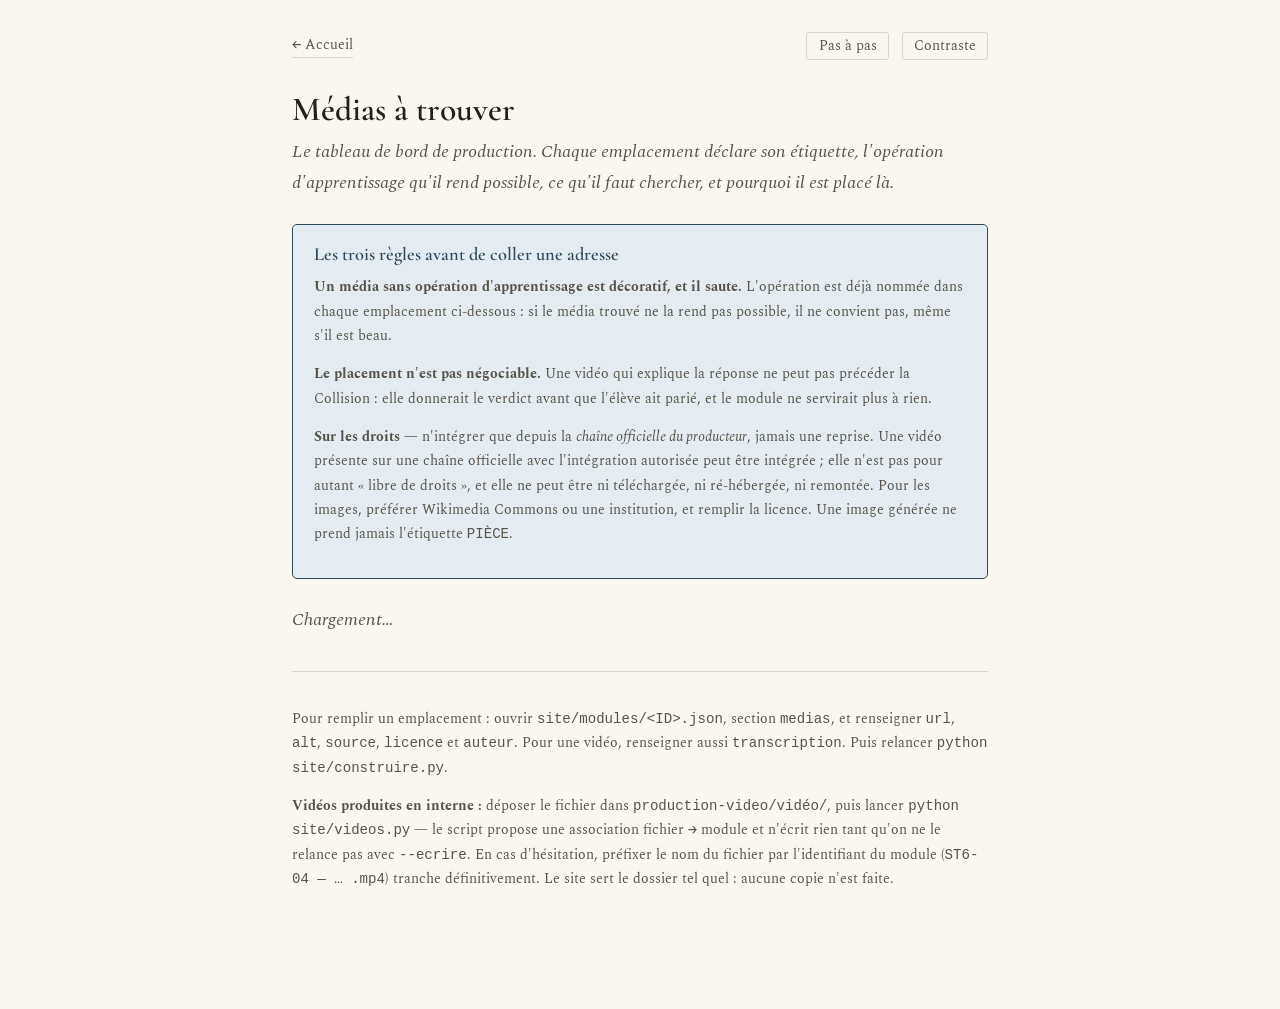
<file: site/medias.html>
<!DOCTYPE html>
<html lang="fr">
<head>
<meta charset="UTF-8">
<meta name="viewport" content="width=device-width, initial-scale=1">
<title>Médias à trouver — Cours interactif</title>
<link rel="preconnect" href="https://fonts.gstatic.com" crossorigin>
<link href="https://fonts.googleapis.com/css2?family=Cormorant+Garamond:wght@500;600&family=Spectral:ital,wght@0,400;0,600;1,400&display=swap" rel="stylesheet">
<link rel="stylesheet" href="style.css">
</head>
<body>
<div class="page">

  <nav class="service">
    <a href="index.html">&larr; Accueil</a>
    <span class="pousse"></span>
    <button type="button" id="btnVoie" aria-pressed="false"
            title="Texte plus aéré, lignes plus courtes. Réversible à tout moment.">Pas à pas</button>
    <button type="button" id="btnTheme" aria-pressed="false">Contraste</button>
  </nav>

  <h1>Médias à trouver</h1>
  <p class="chapeau">Le tableau de bord de production. Chaque emplacement déclare son étiquette,
  l'opération d'apprentissage qu'il rend possible, ce qu'il faut chercher, et pourquoi il est
  placé là.</p>

  <div class="avis">
    <h2>Les trois règles avant de coller une adresse</h2>
    <p class="fine"><strong>Un média sans opération d'apprentissage est décoratif, et il saute.</strong>
    L'opération est déjà nommée dans chaque emplacement ci-dessous : si le média trouvé ne la
    rend pas possible, il ne convient pas, même s'il est beau.</p>
    <p class="fine"><strong>Le placement n'est pas négociable.</strong> Une vidéo qui explique la
    réponse ne peut pas précéder la Collision : elle donnerait le verdict avant que l'élève ait
    parié, et le module ne servirait plus à rien.</p>
    <p class="fine"><strong>Sur les droits</strong> — n'intégrer que depuis la <em>chaîne officielle
    du producteur</em>, jamais une reprise. Une vidéo présente sur une chaîne officielle avec
    l'intégration autorisée peut être intégrée ; elle n'est pas pour autant « libre de droits »,
    et elle ne peut être ni téléchargée, ni ré-hébergée, ni remontée. Pour les images, préférer
    Wikimedia Commons ou une institution, et remplir la licence. Une image générée ne prend
    jamais l'étiquette <code>PIÈCE</code>.</p>
  </div>

  <div id="tableau"><p class="chapeau">Chargement…</p></div>

  <hr class="filet">
  <p class="fine">Pour remplir un emplacement : ouvrir <code>site/modules/&lt;ID&gt;.json</code>,
  section <code>medias</code>, et renseigner <code>url</code>, <code>alt</code>,
  <code>source</code>, <code>licence</code> et <code>auteur</code>. Pour une vidéo, renseigner
  aussi <code>transcription</code>. Puis relancer <code>python site/construire.py</code>.</p>

  <p class="fine"><strong>Vidéos produites en interne :</strong> déposer le fichier dans
  <code>production-video/vidéo/</code>, puis lancer <code>python site/videos.py</code> — le script
  propose une association fichier → module et n'écrit rien tant qu'on ne le relance pas avec
  <code>--ecrire</code>. En cas d'hésitation, préfixer le nom du fichier par l'identifiant du
  module (<code>ST6-04 — …&nbsp;.mp4</code>) tranche définitivement. Le site sert le dossier
  tel quel : aucune copie n'est faite.</p>

</div>

<script type="module">
import { charger, esc, poserContraste, poserVoie } from './socle.js';

/* Le tableau de bord des médias.
 *
 * Il lit les modules eux-mêmes, donc il n'a rien à maintenir : un module
 * ajouté apparaît ici avec ses emplacements, remplis ou non. */

const { ecrits } = await charger();
const zone = document.getElementById('tableau');

const ETAPES = { porte: 'Porte', anticipation: 'Anticipation', collision: 'Collision',
                 transformation: 'Transformation', extraction: 'Extraction' };

const modules = [];
for (const m of ecrits.values()) {
  try {
    const r = await fetch(m.fichier);
    if (r.ok) modules.push(await r.json());
  } catch (e) { /* module illisible : on continue */ }
}

let total = 0, remplis = 0;
let html = '';

modules.forEach(m => {
  const blocs = m.medias || {};
  const n = Object.values(blocs).reduce((s, v) => s + v.length, 0);
  if (!n) return;
  html += `<h2 style="margin-top:2.4rem">${esc(m.id)} — ${esc(m.titre)}</h2>
           <p class="fine">${esc(m.niveau)} · ${esc(m.theme)}</p>`;

  Object.keys(ETAPES).forEach(etape => {
    (blocs[etape] || []).forEach((s, i) => {
      total++;
      const fait = !!s.url;
      if (fait) remplis++;
      html += `<div class="carte ${fait ? '' : 'attente'}" style="cursor:default">
        <span class="code">${esc(ETAPES[etape])} · ${esc(s.type)} ·
          <span class="etiquette">${esc(s.etiquette)}</span></span>
        <div class="titre-c" style="font-size:1.05rem">${esc(s.operation)}</div>
        <div class="cible">${esc(s.brief)}</div>
        <div class="cible" style="margin-top:.5rem;font-style:italic">
          Placement : ${esc(s.placement || '—')}</div>
        ${fait
          ? `<div class="etat">Rempli — ${esc(s.source || 'source non renseignée')}
             ${s.licence ? '· ' + esc(s.licence) : '<strong>· licence manquante</strong>'}</div>`
          : `<div class="etat" style="color:var(--accent)">À trouver —
             <code>modules/${esc(m.id)}.json</code> → medias.${esc(etape)}[${i}]</div>`}
      </div>`;
    });
  });
});

document.getElementById('tableau').innerHTML =
  `<p class="fine"><strong>${remplis} emplacement${remplis > 1 ? 's' : ''} rempli${remplis > 1 ? 's' : ''}
   sur ${total}</strong> — ${total - remplis} à chercher.</p>` + html;

poserContraste(document.getElementById('btnTheme'));
poserVoie(document.getElementById('btnVoie'));
</script>
</body>
</html>
</file>
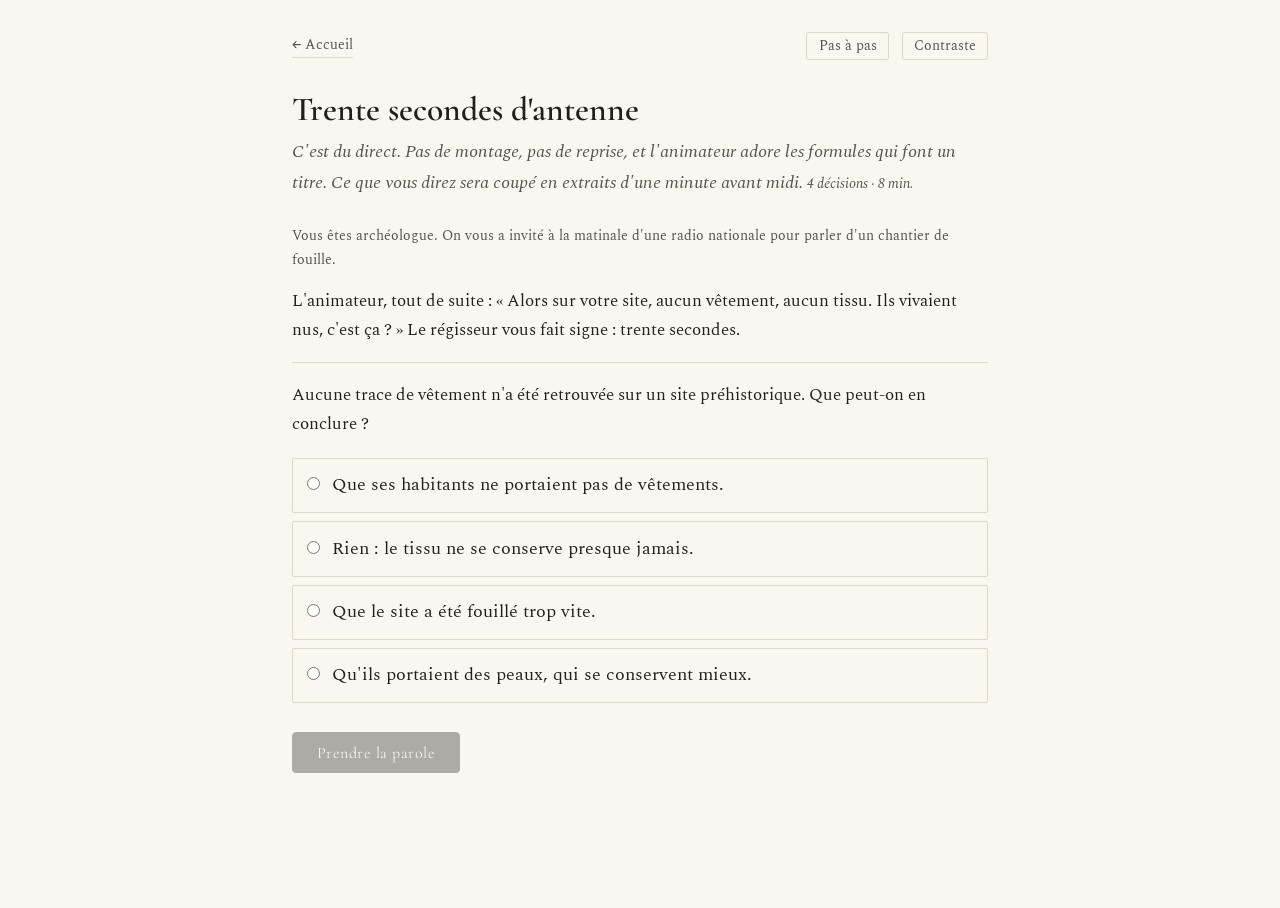
<file: site/microjdr.html>
<!DOCTYPE html>
<html lang="fr">
<head>
<meta charset="UTF-8">
<meta name="viewport" content="width=device-width, initial-scale=1">
<title>Une situation — Cours interactif</title>
<link rel="preconnect" href="https://fonts.gstatic.com" crossorigin>
<link href="https://fonts.googleapis.com/css2?family=Cormorant+Garamond:wght@500;600&family=Spectral:ital,wght@0,400;0,600;1,400&display=swap" rel="stylesheet">
<link rel="stylesheet" href="style.css">
<style>
  .propositions { list-style:none; padding:0; margin:1.2rem 0 }
  .propositions li { margin:.5rem 0 }
  .propositions label { display:flex; gap:.7rem; align-items:baseline; cursor:pointer;
                        padding:.7rem .9rem; border:1px solid var(--filet); border-radius:2px }
  .propositions label:hover { border-color:var(--doux) }
  .propositions label.retenue { border-color:var(--encre) }
  .propositions input { margin:0; flex:0 0 auto }

  .consequence { border-left:3px solid var(--encre); padding:.4rem 0 .4rem 1.1rem; margin:1.4rem 0 }
  .consequence p { margin:0 }
  .aurait { margin-top:1rem; padding-top:.8rem; border-top:1px solid var(--filet) }
  .aurait .titre-a { font-size:.8em; letter-spacing:.05em; text-transform:uppercase;
                     color:var(--doux); margin-bottom:.25rem }

  .moments { list-style:none; padding:0; margin:1rem 0 }
  .moments li { padding:.35rem 0 .35rem 1.1rem; border-left:2px solid var(--accent) }
</style>
</head>
<body>
<div class="page">

  <nav class="service">
    <a href="index.html">&larr; Accueil</a>
    <span class="pousse"></span>
    <button type="button" id="btnVoie" aria-pressed="false"
            title="Texte plus aéré, lignes plus courtes. Réversible à tout moment.">Pas à pas</button>
    <button type="button" id="btnTheme" aria-pressed="false">Contraste</button>
  </nav>

  <h1 id="titre">Une situation</h1>
  <p class="chapeau" id="chapeau">Chargement…</p>

  <div id="zone"></div>

</div>

<script type="module">
import { poserContraste, poserVoie, appliqueCycle, esc } from './socle.js';

/* Le micro-jeu de rôle.
 *
 * Court — quatre décisions, huit minutes. Le format long accumule du décor,
 * et le décor est précisément ce qui coûte : un ornement intéressant mais
 * hors sujet dégrade la rétention. Le micro-format n'en a pas les moyens.
 *
 * DEUX RÈGLES TENUES PAR LA STRUCTURE, PAS PAR LA BONNE VOLONTÉ :
 *
 * 1. La question EST l'action. Chaque scène se joue sur une question de
 *    l'index des épreuves ; répondre, c'est agir, et la fiction bifurque
 *    sur la réponse. Une histoire qui pourrait continuer sans la réponse
 *    serait un décor.
 *
 * 2. Aucune question et aucune réponse n'est écrite dans le fichier de
 *    scénario. Il ne contient que des identifiants d'items et les suites
 *    narratives. Un scénario ne PEUT donc pas contenir une réponse fausse :
 *    il n'en contient aucune. C'est ce qui rendra sûr, le jour venu, un
 *    scénario composé par une IA — elle écrit le tissu, jamais la réponse.
 *
 * Et une règle de parcours : ceci ne barre jamais la route. Aucun score,
 * aucun passage conditionné. Si échouer dans la fiction bloquait quoi que
 * ce soit, la fiction deviendrait un examen déguisé, et perdrait tout ce
 * pour quoi on l'avait faite.
 */

const params = new URLSearchParams(location.search);
const cible = document.getElementById('zone');

poserContraste(document.getElementById('btnTheme'));
poserVoie(document.getElementById('btnVoie'), () => {});

/* --- Chargement ----------------------------------------------------------- */

const banque = await fetch('epreuves.json').then(r => r.json());

let ep = banque.epreuves.find(e => e.id === params.get('e'));
if (!ep && params.get('m')) ep = banque.epreuves.find(e => e.modules.includes(params.get('m')));
if (!ep && (params.get('e') || params.get('m'))) {
  // Un identifiant qui n'existe pas se dit ; on ne joue pas une autre scène à sa place.
  cible.innerHTML = `<p class="chapeau">Aucune séquence ne porte l'identifiant
      « ${esc(params.get('e') || params.get('m'))} ».</p>
    <p><a href="index.html">Revenir à l'accueil</a></p>`;
  throw new Error('séquence introuvable');
}
if (!ep) ep = banque.epreuves.find(e => e.jdr);
if (!ep || !ep.jdr) {
  cible.innerHTML = `<p class="chapeau">Aucune situation n'est écrite pour cette séquence.</p>
    <p><a href="index.html">Revenir à l'accueil</a></p>`;
  throw new Error('pas de jdr');
}

const jdr = await fetch(ep.jdr).then(r => r.json());
const parItem = Object.fromEntries(ep.items.map(i => [i.id, i]));

appliqueCycle(ep.niveau);
document.title = jdr.titre + ' — Cours interactif';
document.getElementById('titre').textContent = jdr.titre;
document.getElementById('chapeau').innerHTML =
  `${esc(jdr.cadre)} <span class="fine">${jdr.scenes.length} décisions · ${esc(jdr.duree)}.</span>`;

/* --- Déroulé -------------------------------------------------------------- */

let k = 0;
const choix = [];   // { scene, item, choisi, tenu }

function scene() {
  if (k >= jdr.scenes.length) return fin();
  const s = jdr.scenes[k];
  const it = parItem[s.item];

  cible.innerHTML = `
    <section class="etape">
      <p class="fine">${k === 0 ? esc(jdr.role) : `Décision ${k + 1} sur ${jdr.scenes.length}`}</p>
      <div class="scene"><p>${esc(s.texte)}</p></div>
      <div class="question"><p class="enonce">${esc(it.enonce)}</p></div>
      <ul class="propositions" id="props">
        ${it.options.map((o, n) => `
          <li><label for="o${n}" id="l${n}">
            <input type="radio" name="prop" id="o${n}" value="${n}">
            <span>${esc(o)}</span>
          </label></li>`).join('')}
      </ul>
      <button class="bouton" id="agir" disabled>Prendre la parole</button>
    </section>`;

  const bouton = document.getElementById('agir');
  document.getElementById('props').addEventListener('change', e => {
    bouton.disabled = false;
    document.querySelectorAll('#props label').forEach(l => l.classList.remove('retenue'));
    e.target.closest('label').classList.add('retenue');
  });
  bouton.addEventListener('click', () => jouer(s, it), { once: true });
}

/* Ce qui suit une réponse n'est pas une croix ni une coche : c'est ce qui
   arrive dans la scène. La raison est donnée ensuite, et elle est donnée
   dans tous les cas — le retour immédiat est ce qui fait l'essentiel du
   bénéfice, et une fiction ne l'exempte de rien. */
function jouer(s, it) {
  const n = Number(document.querySelector('#props input:checked').value);
  const tenu = n === it.juste;
  choix.push({ moment: s.moment, module: it.module, tenu });

  cible.innerHTML = `
    <section class="etape">
      <div class="scene"><p>${esc(s.texte)}</p></div>
      <p class="fine">Vous avez dit : « ${esc(it.options[n])} »</p>
      <div class="consequence"><p>${esc(s.suites[String(n)])}</p></div>
      <div class="aurait">
        <div class="titre-a">Pourquoi</div>
        <p>${esc(it.pourquoi)}</p>
        ${tenu ? '' : `<p class="fine">Ce qui aurait tenu : « ${esc(it.options[it.juste])} »</p>`}
      </div>
      <button class="bouton" id="suite">${k + 1 < jdr.scenes.length ? 'La suite' : 'La fin de la séance'}</button>
    </section>`;

  document.getElementById('suite').addEventListener('click', () => { k++; scene(); }, { once: true });
}

function fin() {
  const rates = choix.filter(c => !c.tenu);

  cible.innerHTML = `
    <section class="etape">
      <h2>Ce qui est sorti d'ici</h2>
      ${rates.length === 0
        ? `<p class="garde">${esc(jdr.issue.tenu)}</p>`
        : `<p>${esc(jdr.issue.ecarts)}</p>
           <ul class="moments">
             ${rates.map(c => `<li>${esc(c.moment)} <span class="fine">— ${esc(c.module)}</span></li>`).join('')}
           </ul>`}

      <hr class="filet">
      <p class="fine">${esc(jdr.issue.apres)}</p>
      <p>
        <a class="bouton" href="epreuve.html?e=${encodeURIComponent(ep.id)}">Passer l'épreuve</a>
        <a class="bouton discret" href="microjdr.html?e=${encodeURIComponent(ep.id)}">Rejouer la scène</a>
      </p>
    </section>`;
}

scene();
</script>
</body>
</html>
</file>
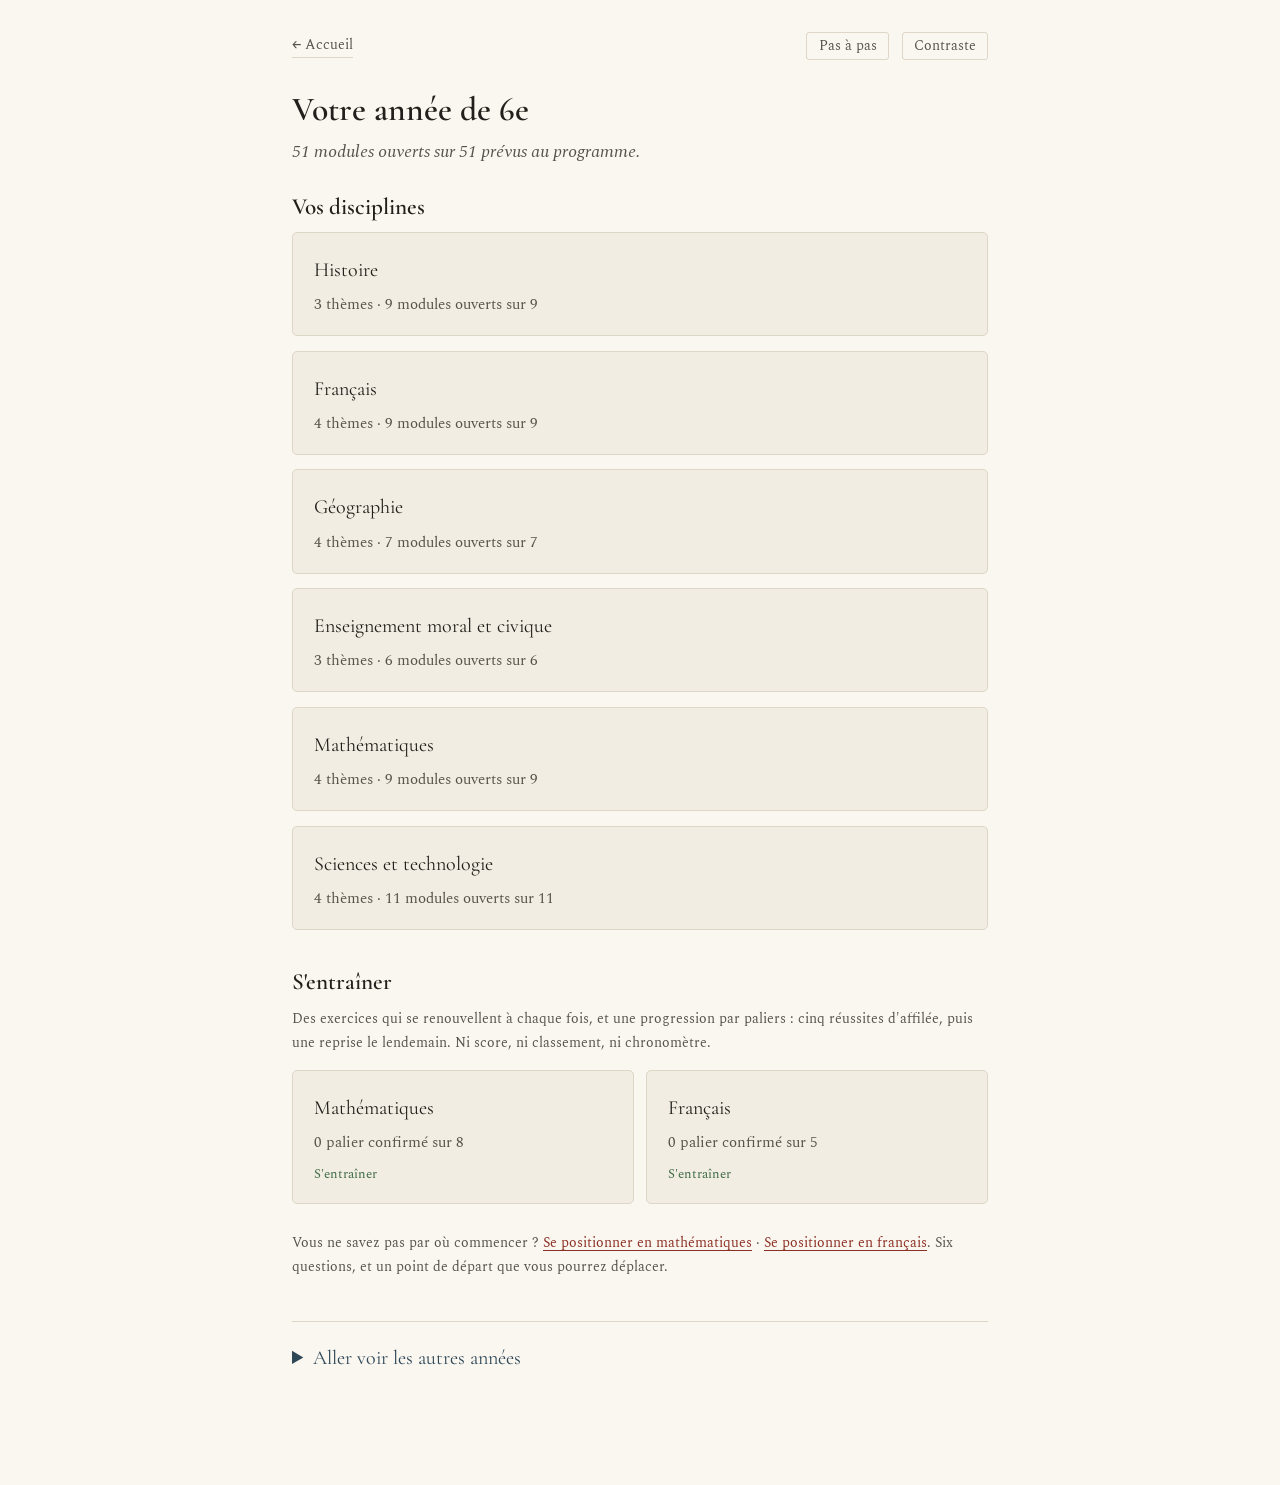
<file: site/niveau.html>
<!DOCTYPE html>
<html lang="fr">
<head>
<meta charset="UTF-8">
<meta name="viewport" content="width=device-width, initial-scale=1">
<title>Niveau — Cours interactif</title>
<link rel="preconnect" href="https://fonts.gstatic.com" crossorigin>
<link href="https://fonts.googleapis.com/css2?family=Cormorant+Garamond:wght@500;600&family=Spectral:ital,wght@0,400;0,600;1,400&display=swap" rel="stylesheet">
<link rel="stylesheet" href="style.css">
</head>
<body>
<div class="page">

  <nav class="service">
    <a href="index.html">&larr; Accueil</a>
    <span class="pousse"></span>
    <button type="button" id="btnVoie" aria-pressed="false"
            title="Texte plus aéré, lignes plus courtes. Réversible à tout moment.">Pas à pas</button>
    <button type="button" id="btnTheme" aria-pressed="false">Contraste</button>
  </nav>

  <h1 id="titre">Niveau</h1>
  <p class="chapeau" id="chapeau"></p>

  <div id="rappels"></div>
  <div id="contenu"></div>

</div>

<script type="module">
import { pourNiveau, avancementExercices } from './exercices.js';
import { charger, esc, poserRappels, avancement, avancementNiveau,
         niveauxDeclares, proposerAuDelaNiveau,
         choisirNiveau, poserContraste, poserVoie, appliqueCycle } from './socle.js';

/* Le hub de niveau. Il montre les disciplines telles qu'elles se presentent
 * POUR CE NIVEAU, l'avancement reel, et — quand les faits le justifient — la
 * porte vers l'annee suivante.
 *
 * Cette porte n'est jamais un verrou : la section « Aller plus loin » est
 * toujours la, ouverte a tous. Ce que le calcul change, c'est seulement ce
 * qu'on met en avant. */

const params = new URLSearchParams(location.search);
const niveau = params.get('n') || '6e';
const { programme, ecrits } = await charger();

const tousNiveaux = niveauxDeclares(programme);

if (!tousNiveaux.includes(niveau)) {
  document.getElementById('contenu').innerHTML =
    `<div class="avis"><h2>Niveau inconnu</h2><p class="fine">Aucun niveau « ${esc(niveau)} »
     dans la carte. <a href="index.html">Revenir à l'accueil</a>.</p></div>`;
} else {
  choisirNiveau(niveau);
  document.title = niveau + ' — Cours interactif';
  document.getElementById('titre').textContent = 'Votre année de ' + niveau;
  dessine();
}

function dessine(){
  poserRappels(document.getElementById('rappels'), ecrits, dessine);
  const a = avancementNiveau(programme, niveau, ecrits);
  const zone = document.getElementById('contenu');

  document.getElementById('chapeau').textContent =
    `${a.disponibles} module${a.disponibles > 1 ? 's' : ''} ouvert${a.disponibles > 1 ? 's' : ''} `
    + `sur ${a.declares} prévus au programme` + (a.acheves ? `, ${a.acheves} achevé${a.acheves > 1 ? 's' : ''}.` : '.');

  let html = '<h2>Vos disciplines</h2>';

  (programme.disciplines || []).forEach(d => {
    const n = (d.niveaux || []).find(x => x.niveau === niveau);
    if (!n) {
      html += `<div class="carte attente"><div class="titre-c">${esc(d.nom)}</div>
        <div class="cible">À venir pour ce niveau.</div></div>`;
      return;
    }
    const av = avancement(d, niveau, ecrits);
    html += `<a class="carte" href="discipline.html?d=${encodeURIComponent(d.id)}&n=${encodeURIComponent(niveau)}">
      <div class="titre-c">${esc(d.nom)}</div>
      <div class="cible">${n.themes.length} thèmes · ${av.disponibles} module${av.disponibles > 1 ? 's' : ''}
        ouvert${av.disponibles > 1 ? 's' : ''} sur ${av.declares}</div>
      ${av.acheves ? `<div class="etat">${av.acheves} achevé${av.acheves > 1 ? 's' : ''}${av.rappelsFaits ? ` · ${av.rappelsFaits} rappel${av.rappelsFaits > 1 ? 's' : ''} fait${av.rappelsFaits > 1 ? 's' : ''}` : ''}</div>` : ''}
    </a>`;
  });

  /* --- Aller plus loin ---------------------------------------------------- */
  const i = tousNiveaux.indexOf(niveau);
  const suivant = tousNiveaux[i + 1];
  const propose = proposerAuDelaNiveau(programme, niveau, ecrits);

  if (propose && suivant) {
    html += `<div class="avis" style="margin-top:2rem">
      <h2>Vous avez fait le tour de ce qui est ouvert en ${esc(niveau)}</h2>
      <p class="fine">Tous les modules disponibles de votre année sont achevés, et vous avez
      repris au moins un rappel. Le programme de ${esc(suivant)} est ouvert si le sujet vous
      tente — ce n'est pas une obligation, et vous pouvez revenir quand vous voulez.</p>
      <a class="bouton" href="niveau.html?n=${encodeURIComponent(suivant)}"
         style="display:inline-block;text-decoration:none;margin-top:.5rem">Voir la ${esc(suivant)}</a>
    </div>`;
  }

  /* L'entrainement : la ou il existe des exercices generes pour ce niveau.
   * Aucune liste codee en dur — on interroge le registre des generateurs. */
  const NOMS_EX = { mathematiques: 'Mathématiques', francais: 'Français' };
  const avecExos = Object.keys(NOMS_EX).filter(d => pourNiveau(d, niveau).length);
  if (avecExos.length) {
    html += `<h2 style="margin-top:2.4rem">S'entraîner</h2>
      <p class="fine">Des exercices qui se renouvellent à chaque fois, et une progression
      par paliers : cinq réussites d'affilée, puis une reprise le lendemain. Ni score,
      ni classement, ni chronomètre.</p><div class="grille">`;
    avecExos.forEach(d => {
      const a = avancementExercices(d, niveau);
      html += `<a class="carte" href="entrainement.html?d=${encodeURIComponent(d)}&n=${encodeURIComponent(niveau)}">
        <div class="titre-c">${esc(NOMS_EX[d])}</div>
        <div class="cible">${a.confirmes} palier${a.confirmes > 1 ? 's' : ''} confirmé${a.confirmes > 1 ? 's' : ''} sur ${a.total}</div>
        <div class="etat">S'entraîner</div></a>`;
    });
    html += `</div><p class="fine" style="margin-top:.8rem">Vous ne savez pas par où commencer ?
      ${avecExos.map(d => `<a href="positionnement.html?d=${encodeURIComponent(d)}&n=${encodeURIComponent(niveau)}">Se positionner en ${esc(NOMS_EX[d].toLowerCase())}</a>`).join(' · ')}.
      Six questions, et un point de départ que vous pourrez déplacer.</p>`;
  }

  html += `<details class="plus-loin"${propose ? ' open' : ''}>
    <summary>Aller voir les autres années</summary>
    <p class="fine">Rien n'est verrouillé. Un module d'une autre année s'ouvre exactement
    comme les vôtres — il sera simplement adossé à des repères que vous n'avez pas
    forcément encore.</p>
    <div class="grille">`;
  tousNiveaux.forEach(nv => {
    if (nv === niveau) return;
    const av = avancementNiveau(programme, nv, ecrits);
    html += `<a class="carte tuile" href="niveau.html?n=${encodeURIComponent(nv)}">
      <div class="tuile-niveau">${esc(nv)}</div>
      <div class="cible">${av.disponibles} ouvert${av.disponibles > 1 ? 's' : ''} sur ${av.declares}</div></a>`;
  });
  html += '</div></details>';

  zone.innerHTML = html;
}

poserContraste(document.getElementById('btnTheme'));
poserVoie(document.getElementById('btnVoie'));
// La page d'un niveau se lit dans la typographie de ce niveau. CLM-TYP-001.
appliqueCycle(niveau);
</script>
</body>
</html>
</file>
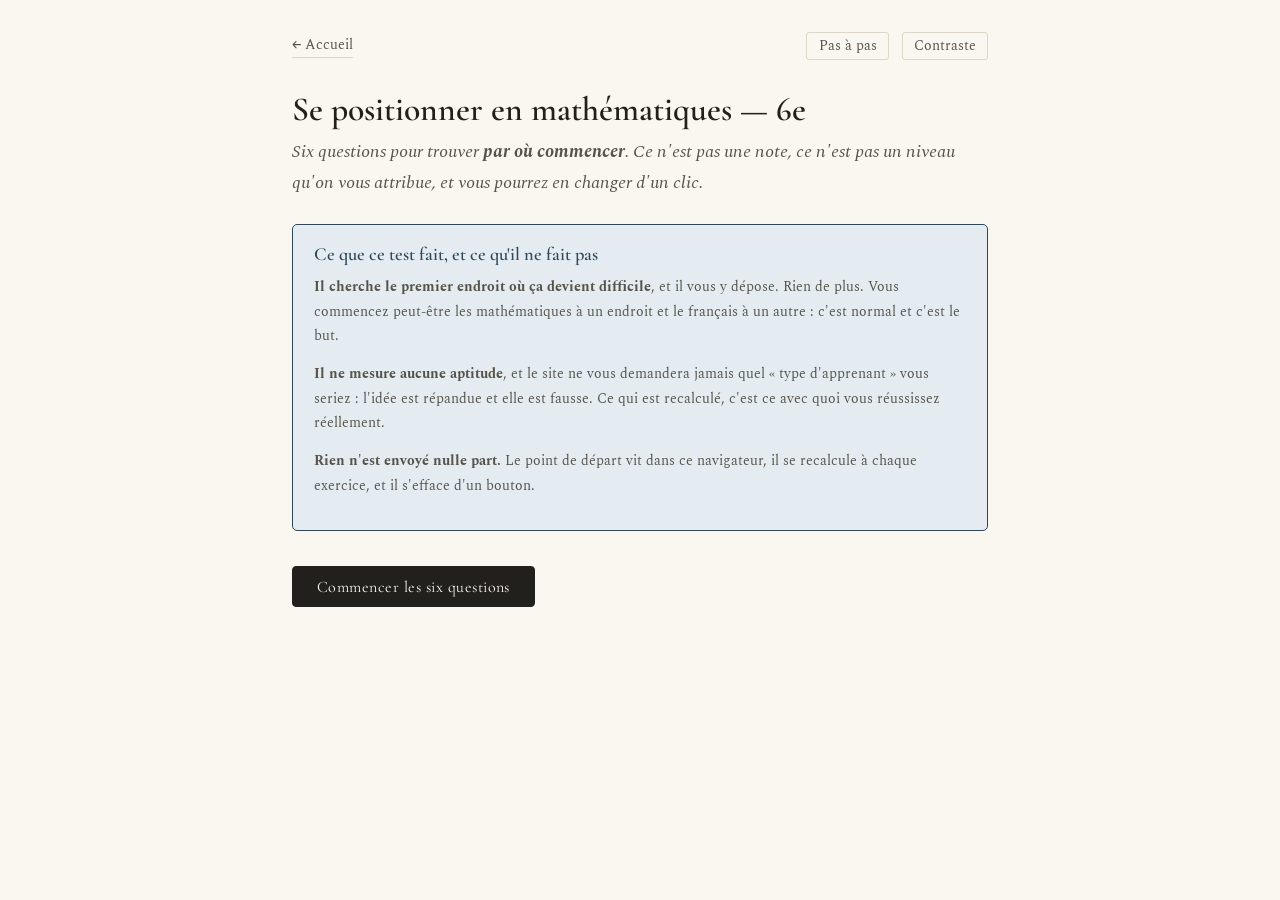
<file: site/positionnement.html>
<!DOCTYPE html>
<html lang="fr">
<head>
<meta charset="UTF-8">
<meta name="viewport" content="width=device-width, initial-scale=1">
<title>Se positionner — Cours interactif</title>
<link rel="preconnect" href="https://fonts.gstatic.com" crossorigin>
<link href="https://fonts.googleapis.com/css2?family=Cormorant+Garamond:wght@500;600&family=Spectral:ital,wght@0,400;0,600;1,400&display=swap" rel="stylesheet">
<link rel="stylesheet" href="style.css">
</head>
<body>
<div class="page">

  <nav class="service">
    <a href="index.html">&larr; Accueil</a>
    <span class="pousse"></span>
    <button type="button" id="btnVoie" aria-pressed="false"
            title="Texte plus aéré, lignes plus courtes. Réversible à tout moment.">Pas à pas</button>
    <button type="button" id="btnTheme" aria-pressed="false">Contraste</button>
  </nav>

  <h1 id="titre">Se positionner</h1>
  <p class="chapeau">Six questions pour trouver <strong>par où commencer</strong>. Ce n'est pas une note,
  ce n'est pas un niveau qu'on vous attribue, et vous pourrez en changer d'un clic.</p>

  <div class="avis">
    <h2>Ce que ce test fait, et ce qu'il ne fait pas</h2>
    <p class="fine"><strong>Il cherche le premier endroit où ça devient difficile</strong>, et il vous y
    dépose. Rien de plus. Vous commencez peut-être les mathématiques à un endroit et le français à un
    autre : c'est normal et c'est le but.</p>
    <p class="fine"><strong>Il ne mesure aucune aptitude</strong>, et le site ne vous demandera jamais
    quel « type d'apprenant » vous seriez : l'idée est répandue et elle est fausse. Ce qui est
    recalculé, c'est ce avec quoi vous réussissez réellement.</p>
    <p class="fine"><strong>Rien n'est envoyé nulle part.</strong> Le point de départ vit dans ce
    navigateur, il se recalcule à chaque exercice, et il s'efface d'un bouton.</p>
  </div>

  <div id="zone"></div>

</div>

<script type="module">
import { poserContraste, poserVoie, appliqueCycle } from './socle.js';
import { pourNiveau, juste, graine, poserDepart, depart, oublierDepart } from './exercices.js';

/* Le test de positionnement.
 *
 * Une recherche par dichotomie sur l'échelle de difficulté : on commence au
 * milieu, deux questions par palier, et l'on resserre. Six questions
 * suffisent pour huit paliers, là où les poser toutes en prendrait seize.
 *
 * POURQUOI CE N'EST PAS UN PROFIL (CLM-PED-026). Le résultat est une
 * POSITION dans une progression, pas une propriété de l'élève : il se
 * recalcule à chaque exercice réussi, il n'est jamais transmis, et l'élève
 * peut le déplacer ou l'effacer lui-même. Un profil enregistré décide pour
 * vous après que vous avez changé ; une position suit.
 *
 * Et ce que le test NE FAIT PAS : il ne mesure aucune aptitude et n'oriente
 * vers aucun « format qui vous conviendrait ». Apparier un enseignement à un
 * style déclaré n'améliore pas les résultats (SRC-PED-020).
 */

const params = new URLSearchParams(location.search);
const discipline = params.get('d') || 'mathematiques';
const niveau = params.get('n') || '6e';
appliqueCycle(niveau);

const NOMS = { mathematiques: 'mathématiques', francais: 'français', histoire: 'histoire',
               geographie: 'géographie', emc: 'EMC', sciences: 'sciences et technologie' };
document.getElementById('titre').textContent =
  'Se positionner en ' + (NOMS[discipline] || discipline) + ' — ' + niveau;

const zone = document.getElementById('zone');
const liste = pourNiveau(discipline, niveau);

let bas = 1, haut = liste.length, palier = 0, justes = 0, poses = 0, exo = null, repondu = false;
const MAX = 6;

function esc(s){ return String(s == null ? '' : s).replace(/[&<>"]/g, c => ({'&':'&amp;','<':'&lt;','>':'&gt;','"':'&quot;'}[c])); }

function demarrer() {
  if (!liste.length) {
    zone.innerHTML = `<div class="avis"><h2>Pas encore d'exercices ici</h2>
      <p class="fine">Cette discipline n'a pas encore d'exercices à ce niveau.</p></div>`;
    return;
  }
  const d = depart(discipline);
  zone.innerHTML = `
    ${d ? `<div class="rappel-de-soi"><strong>Vous avez déjà un point de départ</strong> en
        ${esc(NOMS[discipline] || discipline)} : palier ${d.rang} sur ${liste.length}.
        Refaire le test le remplacera.</div>` : ''}
    <button class="bouton" id="go">Commencer les six questions</button>`;
  document.getElementById('go').addEventListener('click', () => { palier = Math.ceil(liste.length / 2); tour(); });
}

function tour() {
  if (poses >= MAX || bas > haut) return conclure();
  const g = liste[Math.min(Math.max(palier, 1), liste.length) - 1];
  exo = g.faire(graine(Date.now() ^ Math.floor(Math.random() * 1e9)));
  repondu = false;
  zone.innerHTML = `
    <section class="etape">
      <p class="fine">Question ${poses + 1} sur ${MAX} au plus · ${esc(g.domaine)}</p>
      <p class="scene" style="font-size:1.25rem">${exo.enonce}</p>
      <div class="question">
        ${exo.choix
          ? `<div class="choix" id="choix" role="group" aria-label="Votre réponse">
              ${exo.choix.map(c => `<button type="button" data-c="${esc(c)}"
                style="text-align:center;font-size:1.3rem">${esc(c)}</button>`).join('')}</div>`
          : `<label class="fine" for="rep">Votre réponse</label>
             <div style="display:flex;align-items:center;gap:.5rem">
               <input id="rep" inputmode="decimal" autocomplete="off"
                 style="flex:1;font-family:var(--serif);font-size:1.2rem;padding:.6rem .8rem;
                        border:1px solid var(--filet);border-radius:4px;
                        background:var(--papier-2);color:var(--encre)">
               ${exo.suffixe ? `<span style="font-size:1.2rem">${esc(exo.suffixe)}</span>` : ''}
             </div>
             <button class="bouton" id="ok" style="margin-top:.8rem">Valider</button>`}
        <button type="button" class="mini" id="passer" style="margin-left:.5rem">Je ne sais pas</button>
      </div>
      <p class="fine" style="margin-top:1rem">Aucune de ces réponses n'est conservée.
      Seul le point de départ le sera, et vous pourrez le changer.</p>
    </section>`;
  const champ = document.getElementById('rep');
  if (champ) { champ.focus(); champ.addEventListener('keydown', e => { if (e.key === 'Enter') repondre(champ.value); }); }
  const ok = document.getElementById('ok');
  if (ok) ok.addEventListener('click', () => repondre(champ.value));
  const ch = document.getElementById('choix');
  if (ch) ch.addEventListener('click', ev => { const b = ev.target.closest('button[data-c]'); if (b) repondre(b.dataset.c); });
  document.getElementById('passer').addEventListener('click', () => repondre(null));
}

function repondre(saisie) {
  if (repondu) return;
  repondu = true;
  poses++;
  const bon = saisie !== null &&
    (exo.choix ? String(saisie).trim() === exo.reponse : juste(saisie, exo.reponse));
  justes += bon ? 1 : 0;

  // Deux questions par palier, puis on resserre l'intervalle.
  if (poses % 2 === 0 || !bon) {
    if (bon && justes >= 1) { bas = palier + 1; palier = Math.min(haut, palier + 1); }
    else { haut = palier - 1; palier = Math.max(bas, palier - 1); }
    justes = 0;
  }
  tour();
}

function conclure() {
  const rang = Math.min(Math.max(bas, 1), liste.length);
  const g = liste[rang - 1];
  poserDepart(discipline, rang);
  zone.innerHTML = `
    <div class="avis">
      <h2>Vous commencez ici</h2>
      <p><strong>Palier ${rang} sur ${liste.length}</strong> — ${esc(g.nom)}.</p>
      <p class="fine">${esc(g.quoi)}</p>
    </div>
    <p>Ce point de départ n'est pas un jugement : c'est le premier endroit où il y a quelque chose
    à travailler. Il bougera tout seul à mesure que vous confirmerez des paliers.</p>
    <p class="fine">Vous le trouvez trop haut ou trop bas ? Déplacez-le, c'est fait pour.</p>
    <div class="choix-etayage" id="regler">
      <button type="button" data-r="-1">Un palier plus bas</button>
      <button type="button" data-r="1">Un palier plus haut</button>
      <button type="button" data-r="0">Oublier ce point de départ</button>
    </div>
    <p id="dit" class="fine"></p>
    <a class="bouton" href="entrainement.html?d=${encodeURIComponent(discipline)}&n=${encodeURIComponent(niveau)}"
       style="display:inline-block;text-decoration:none;margin-top:1rem">Commencer l'entraînement</a>`;

  document.getElementById('regler').addEventListener('click', ev => {
    const b = ev.target.closest('button[data-r]');
    if (!b) return;
    const d = Number(b.dataset.r);
    const dit = document.getElementById('dit');
    if (d === 0) { oublierDepart(discipline); dit.textContent = "Point de départ oublié. Rien n'en est conservé."; return; }
    const actuel = (depart(discipline) || { rang }).rang;
    const neuf = Math.min(Math.max(actuel + d, 1), liste.length);
    poserDepart(discipline, neuf);
    dit.textContent = `Point de départ déplacé au palier ${neuf} : ${liste[neuf - 1].nom}.`;
  });
}

demarrer();
poserContraste(document.getElementById('btnTheme'));
poserVoie(document.getElementById('btnVoie'));
</script>
</body>
</html>
</file>
<file: site/style.css>
/* Cours interactif — feuille commune.
 *
 * Registre visuel : un lieu d'étude, pas un lieu de vie scolaire. Là où le
 * Portail Vie Scolaire est une veillée — parchemin sombre et or — celui-ci est
 * une table de travail : papier, encre, marges larges, une seule couleur
 * d'accent réservée aux statuts probatoires.
 *
 * Accessibilité (AGENTS.md) : contraste tenu dans les deux thèmes, aucune
 * animation décorative continue, aucune lecture automatique, aucune minuterie.
 */

:root {
  --papier:      #faf7f0;
  --papier-2:    #f2ede2;
  --encre:       #22201c;
  --encre-2:     #57534a;
  --encre-3:     #8a8378;
  --filet:       #ded6c6;
  --accent:      #8c2f24;   /* réservé aux statuts et aux pièces */
  --accent-doux: #f3e4e1;
  --appui:       #2f4858;   /* outils et objets-mémoire */
  --appui-doux:  #e4ecf1;
  --ok:          #3f6b46;
  --serif:       'Spectral', Georgia, 'Times New Roman', serif;
  --titre:       'Cormorant Garamond', Georgia, serif;
  --mono:        ui-monospace, 'Cascadia Mono', Consolas, monospace;
}

@media (prefers-color-scheme: dark) {
  :root:not([data-theme="clair"]) {
    --papier: #17161a;  --papier-2: #1f1e23; --encre: #ece7dd;
    --encre-2: #b3aca0; --encre-3: #7e786e; --filet: #33313a;
    --accent: #e0897c;  --accent-doux: #2e211f;
    --appui: #9dc0d6;   --appui-doux: #1c2730;
    --ok: #86bb8e;
  }
}
:root[data-theme="sombre"] {
  --papier: #17161a;  --papier-2: #1f1e23; --encre: #ece7dd;
  --encre-2: #b3aca0; --encre-3: #7e786e; --filet: #33313a;
  --accent: #e0897c;  --accent-doux: #2e211f;
  --appui: #9dc0d6;   --appui-doux: #1c2730;
  --ok: #86bb8e;
}

* { box-sizing: border-box; margin: 0; padding: 0; }

body {
  background: var(--papier);
  color: var(--encre);
  font-family: var(--serif);
  /* Corps, interligne et largeur sont poses par cycle, plus bas. Les valeurs
     de repli servent aux pages qui n'annoncent aucun niveau. */
  font-size: var(--corps, 18px);
  line-height: var(--hauteur, 1.72);
  -webkit-text-size-adjust: 100%;
}

.page { max-width: var(--largeur, 46rem); margin: 0 auto; padding: 2rem 1.25rem 6rem; }

h1, h2, h3 { font-family: var(--titre); font-weight: 600; line-height: 1.25; }
h1 { font-size: 2.1rem; margin-bottom: .35rem; }
h2 { font-size: 1.45rem; margin: 0 0 .6rem; }
h3 { font-size: 1.1rem; margin: 1.4rem 0 .5rem; }
p  { margin-bottom: .9rem; }
a  { color: var(--accent); text-underline-offset: .18em; }

.chapeau { color: var(--encre-2); font-style: italic; margin-bottom: 1.6rem; }
.fine    { font-size: .88rem; color: var(--encre-2); }
.filet   { border: 0; border-top: 1px solid var(--filet); margin: 2.2rem 0; }

/* --- Étapes du PACTE ---------------------------------------------------- */
.etape { margin-bottom: 2.4rem; }
.etape[hidden] { display: none; }

.jalon {
  display: flex; align-items: baseline; gap: .7rem;
  border-bottom: 1px solid var(--filet); padding-bottom: .5rem; margin-bottom: 1.1rem;
}
.jalon .lettre {
  font-family: var(--titre); font-size: 1.9rem; color: var(--accent); line-height: 1;
}
.jalon .nom {
  font-family: var(--titre); font-size: 1.25rem; letter-spacing: .04em;
}
.jalon .duree { margin-left: auto; font-size: .8rem; color: var(--encre-3); }

/* --- Scène, cartel ------------------------------------------------------ */
.scene { font-size: 1.05rem; }
.scene em { color: var(--encre-2); }

.cartel {
  background: var(--papier-2); border: 1px solid var(--filet);
  border-left: 3px solid var(--encre-3);
  padding: 1.1rem 1.3rem; margin: 1.2rem 0;
  font-family: var(--titre); font-size: 1.3rem; text-align: center;
}

.mission {
  background: var(--appui-doux); border: 1px solid var(--filet);
  border-radius: 4px; padding: 1rem 1.2rem; margin: 1.2rem 0;
}
.mission strong { color: var(--appui); }

/* --- Étiquette d'image et statut probatoire ----------------------------- */
.etiquette, .statut {
  display: inline-block; font-family: var(--mono); font-size: .7rem;
  letter-spacing: .09em; text-transform: uppercase;
  padding: .18rem .55rem; border-radius: 3px; vertical-align: .12em;
}
.etiquette { background: var(--papier-2); color: var(--encre-3); border: 1px solid var(--filet); }
.statut    { background: var(--accent-doux); color: var(--accent); border: 1px solid currentColor; }

/* --- La pièce ----------------------------------------------------------- */
.piece {
  border: 1px solid var(--accent); border-radius: 4px;
  background: var(--papier-2); padding: 1.2rem 1.3rem; margin: 1.2rem 0;
}
.piece dl { display: grid; grid-template-columns: max-content 1fr; gap: .3rem .9rem; margin-bottom: .8rem; }
.piece dt { font-size: .82rem; color: var(--encre-3); text-transform: uppercase; letter-spacing: .05em; }
.piece dd { font-size: .96rem; }

/* Le statut reste visible pendant qu'on lit la pièce : il ne descend jamais
   en note de bas de page. */
.piece .bandeau-statut {
  position: sticky; top: 0; background: var(--papier-2);
  padding: .4rem 0 .6rem; border-bottom: 1px solid var(--filet); margin-bottom: .8rem;
}

/* --- Outil / objet-mémoire ---------------------------------------------- */
.outil {
  border-left: 3px solid var(--appui); background: var(--appui-doux);
  padding: 1rem 1.2rem; margin: 1.3rem 0; border-radius: 0 4px 4px 0;
}
.outil .nom {
  font-family: var(--titre); font-size: 1.15rem; color: var(--appui); margin-bottom: .35rem;
}

/* --- Anticipation : le choix engage ------------------------------------- */
.choix { display: flex; flex-direction: column; gap: .6rem; margin: 1rem 0; }
.choix button {
  font-family: var(--serif); font-size: 1rem; text-align: left;
  background: var(--papier-2); color: var(--encre);
  border: 1px solid var(--filet); border-radius: 4px;
  padding: .85rem 1.1rem; cursor: pointer;
}
.choix button:hover  { border-color: var(--appui); }
.choix button:focus-visible { outline: 3px solid var(--appui); outline-offset: 2px; }
.choix button[aria-pressed="true"] { border-color: var(--appui); background: var(--appui-doux); }
.choix button[disabled] { cursor: default; opacity: .55; }
.choix button[aria-pressed="true"][disabled] { opacity: 1; }

.rappel-de-soi {
  background: var(--appui-doux); border: 1px dashed var(--appui);
  border-radius: 4px; padding: .9rem 1.1rem; margin: 1.1rem 0; font-size: .96rem;
}

/* --- Verdict ------------------------------------------------------------ */
.verdict { border: 1px solid var(--filet); border-radius: 4px; margin: 1.2rem 0; overflow: hidden; }
.verdict > div { padding: 1rem 1.2rem; }
.verdict .etablit      { background: var(--papier-2); border-bottom: 1px solid var(--filet); }
.verdict .netablit-pas { background: transparent; }
.verdict .titre-v {
  font-family: var(--mono); font-size: .72rem; letter-spacing: .1em;
  text-transform: uppercase; color: var(--encre-3); margin-bottom: .45rem;
}

.residu { border: 1px solid var(--appui); border-radius: 4px; padding: 1rem 1.2rem; margin: 1.2rem 0; }
.residu .categorie {
  font-family: var(--mono); font-size: .7rem; letter-spacing: .09em; text-transform: uppercase;
  color: var(--appui); border: 1px solid var(--appui); border-radius: 3px;
  padding: .15rem .5rem; display: inline-block; margin-bottom: .55rem;
}

.garde { border-left: 3px solid var(--accent); padding: .3rem 0 .3rem 1rem; margin: 1.2rem 0; color: var(--encre-2); }

/* --- Extraction --------------------------------------------------------- */
.question { border-top: 1px solid var(--filet); padding-top: 1.1rem; margin-top: 1.1rem; }
.question .enonce { font-size: 1.05rem; margin-bottom: .7rem; }
.question textarea {
  width: 100%; min-height: 5.5rem; font-family: var(--serif); font-size: 1rem;
  line-height: 1.6; color: var(--encre); background: var(--papier-2);
  border: 1px solid var(--filet); border-radius: 4px; padding: .8rem .95rem; resize: vertical;
}
.question textarea:focus-visible { outline: 3px solid var(--appui); outline-offset: 1px; }
.attendu {
  background: var(--papier-2); border: 1px solid var(--filet); border-left: 3px solid var(--ok);
  border-radius: 0 4px 4px 0; padding: .9rem 1.1rem; margin-top: .8rem; font-size: .96rem;
}
.attendu .titre-a { font-family: var(--mono); font-size: .7rem; letter-spacing: .09em;
  text-transform: uppercase; color: var(--ok); margin-bottom: .4rem; }

/* --- Boutons ------------------------------------------------------------ */
.bouton {
  font-family: var(--titre); font-size: 1rem; letter-spacing: .03em;
  background: var(--encre); color: var(--papier);
  border: 1px solid var(--encre); border-radius: 4px;
  padding: .6rem 1.5rem; cursor: pointer; margin-top: .6rem;
}
.bouton:hover { opacity: .88; }
.bouton:focus-visible { outline: 3px solid var(--appui); outline-offset: 2px; }
.bouton[disabled] { opacity: .35; cursor: not-allowed; }
.bouton.discret { background: transparent; color: var(--encre-2); border-color: var(--filet); }

/* --- Tableaux ----------------------------------------------------------- */
table { width: 100%; border-collapse: collapse; margin: 1.1rem 0; font-size: .95rem; }
th, td { text-align: left; padding: .55rem .7rem; border-bottom: 1px solid var(--filet); vertical-align: top; }
th { font-family: var(--mono); font-size: .72rem; letter-spacing: .07em;
     text-transform: uppercase; color: var(--encre-3); }
.tableau-large { overflow-x: auto; }

/* --- Hub ---------------------------------------------------------------- */
.carte {
  display: block; border: 1px solid var(--filet); border-radius: 5px;
  background: var(--papier-2); padding: 1.1rem 1.3rem; margin-bottom: .9rem;
  text-decoration: none; color: inherit;
}
.carte:hover { border-color: var(--appui); }
.carte .code { font-family: var(--mono); font-size: .74rem; color: var(--encre-3); letter-spacing: .06em; }
.carte .titre-c { font-family: var(--titre); font-size: 1.25rem; margin: .15rem 0 .3rem; }
.carte .cible { font-size: .93rem; color: var(--encre-2); }
.carte .etat { font-size: .8rem; color: var(--ok); margin-top: .5rem; }
/* Un module a venir : visible, situe, mais pas cliquable. Il indique ce qui
   existera, ce qui vaut mieux qu'un trou dans la carte. */
.carte.attente { background: transparent; border-style: dashed; opacity: .72; }
.carte.attente .titre-c { color: var(--encre-2); }

.avis {
  border: 1px solid var(--appui); background: var(--appui-doux);
  border-radius: 5px; padding: 1.1rem 1.3rem; margin-bottom: 1.6rem;
}
.avis h2 { font-size: 1.15rem; color: var(--appui); }

/* --- Barre de service ---------------------------------------------------- */
.service { display: flex; gap: .8rem; align-items: center; flex-wrap: wrap;
           margin-bottom: 1.8rem; font-size: .85rem; }
.service a { color: var(--encre-2); text-decoration: none; border-bottom: 1px solid var(--filet); }
.service a:hover { color: var(--accent); }
.service button {
  font-family: var(--serif); font-size: .85rem; background: none; color: var(--encre-2);
  border: 1px solid var(--filet); border-radius: 3px; padding: .2rem .7rem; cursor: pointer;
}
.service .pousse { margin-left: auto; }

@media (max-width: 640px) {
  body { font-size: 17px; }
  .page { padding: 1.2rem 1rem 5rem; }
  h1 { font-size: 1.7rem; }
  .piece dl { grid-template-columns: 1fr; gap: .1rem; }
  .piece dt { margin-top: .5rem; }
}

@media print {
  .service, .choix button, .bouton { display: none; }
  .etape[hidden] { display: block !important; }
}

/* --- Lecture a voix haute ------------------------------------------------ */
.lecture { margin-left: auto; display: flex; gap: .4rem; align-items: center; }
.jalon .duree + .lecture { margin-left: .8rem; }
button.mini, select.mini {
  font-family: var(--serif); font-size: .78rem; color: var(--encre-2);
  background: var(--papier-2); border: 1px solid var(--filet);
  border-radius: 3px; padding: .18rem .6rem; cursor: pointer;
}
button.mini:hover { border-color: var(--appui); color: var(--appui); }
button.mini[aria-pressed="true"] { border-color: var(--accent); color: var(--accent); }
button.mini:focus-visible, select.mini:focus-visible { outline: 2px solid var(--appui); outline-offset: 1px; }

/* --- Marge, le compagnon -------------------------------------------------- */
.marge { position: sticky; bottom: 0; margin-top: 2.5rem;
         background: var(--papier); border-top: 1px solid var(--filet); padding-top: .6rem; }
.marge-onglet {
  font-family: var(--titre); font-size: .95rem; color: var(--appui);
  background: var(--appui-doux); border: 1px solid var(--appui);
  border-radius: 4px; padding: .45rem 1.1rem; cursor: pointer;
}
.marge-onglet:focus-visible { outline: 3px solid var(--appui); outline-offset: 2px; }
.marge-panneau { border: 1px solid var(--filet); border-radius: 5px;
                 background: var(--papier-2); padding: 1rem 1.15rem; margin-top: .7rem; }
.marge-panneau textarea {
  width: 100%; font-family: var(--serif); font-size: .95rem; color: var(--encre);
  background: var(--papier); border: 1px solid var(--filet); border-radius: 4px;
  padding: .6rem .8rem; margin: .3rem 0 .5rem; resize: vertical;
}
.marge-fil { max-height: 15rem; overflow-y: auto; margin-bottom: .8rem; }
.marge-fil:empty { display: none; }
.marge-bulle { margin-bottom: .7rem; font-size: .93rem; line-height: 1.6; }
.marge-bulle .qui { display: block; font-family: var(--mono); font-size: .66rem;
  letter-spacing: .09em; text-transform: uppercase; color: var(--encre-3); margin-bottom: .15rem; }
.marge-bulle.moi .dit { display: block; padding-left: .8rem; border-left: 2px solid var(--filet); }
.marge-bulle.marge .dit { display: block; padding-left: .8rem; border-left: 2px solid var(--appui); }

@media print { .marge, .lecture { display: none; } }

/* --- Tuiles de niveau ----------------------------------------------------- */
.grille { display: grid; grid-template-columns: repeat(auto-fit, minmax(9rem, 1fr)); gap: .8rem; }
.carte.tuile { text-align: center; padding: 1.2rem .8rem; margin-bottom: 0; }
.carte.tuile .tuile-niveau { font-family: var(--titre); font-size: 2rem; color: var(--accent); line-height: 1; }
.carte.tuile.choisi { border-color: var(--appui); background: var(--appui-doux); }

/* --- Aller plus loin ------------------------------------------------------ */
.plus-loin { margin-top: 2.6rem; border-top: 1px solid var(--filet); padding-top: 1.2rem; }
.plus-loin > summary {
  font-family: var(--titre); font-size: 1.25rem; cursor: pointer;
  color: var(--appui); margin-bottom: .8rem;
}
.plus-loin > summary:focus-visible { outline: 3px solid var(--appui); outline-offset: 3px; }
.plus-loin h3 { color: var(--encre-2); font-size: 1rem; }

/* --- Etayage : trois entrees, jamais une etiquette ------------------------ */
.etayage { border: 1px dashed var(--filet); border-radius: 5px; padding: 1rem 1.15rem; margin-bottom: 1.4rem; }
.etayage .titre-e { font-family: var(--mono); font-size: .7rem; letter-spacing: .09em;
  text-transform: uppercase; color: var(--encre-3); margin-bottom: .5rem; }
.choix-etayage { display: flex; gap: .5rem; flex-wrap: wrap; margin: .7rem 0 .8rem; }
.choix-etayage button {
  font-family: var(--serif); font-size: .9rem; color: var(--encre-2);
  background: var(--papier-2); border: 1px solid var(--filet);
  border-radius: 20px; padding: .35rem 1rem; cursor: pointer;
}
.choix-etayage button[aria-pressed="true"] {
  border-color: var(--appui); background: var(--appui-doux); color: var(--appui);
}
.choix-etayage button:focus-visible { outline: 3px solid var(--appui); outline-offset: 2px; }
.texte-entree { font-size: .95rem; margin: 0; color: var(--encre-2); }

/* --- Médias --------------------------------------------------------------- */
.media { margin: 1.3rem 0; }
.media img { width: 100%; height: auto; border: 1px solid var(--filet); border-radius: 4px; display: block; }
.media figcaption { font-size: .88rem; color: var(--encre-2); margin-top: .5rem; }
.media .credit { font-family: var(--mono); font-size: .68rem; letter-spacing: .04em;
  color: var(--encre-3); margin-top: .35rem; display: flex; gap: .5rem; align-items: center; flex-wrap: wrap; }
.media details summary { cursor: pointer; color: var(--appui); }
.cadre-video { position: relative; padding-top: 56.25%; background: var(--papier-2);
  border: 1px solid var(--filet); border-radius: 4px; overflow: hidden; }
.cadre-video iframe,
.cadre-video video { position: absolute; inset: 0; width: 100%; height: 100%; border: 0; }
.cadre-video video { background: #000; object-fit: contain; }

/* Façade : rien n'est demandé à la plateforme avant que l'élève clique. */
.cadre-video.facade { background: var(--papier-2); }
.cadre-video .lance-video {
  position: absolute; inset: 0; width: 100%; height: 100%;
  display: flex; flex-direction: column; align-items: center; justify-content: center;
  gap: .5rem; cursor: pointer; border: 0; background: transparent;
  font-family: var(--serif); color: var(--encre);
}
.cadre-video .lance-video:hover .triangle { border-left-color: var(--accent); }
.cadre-video .lance-video:focus-visible { outline: 3px solid var(--appui); outline-offset: -4px; }
.cadre-video .triangle {
  width: 0; height: 0; border-style: solid; border-width: 18px 0 18px 30px;
  border-color: transparent transparent transparent var(--appui);
}
.cadre-video .quoi { font-size: 1.05rem; }
.cadre-video .ou { font-size: .8rem; color: var(--encre-2); text-align: center;
  max-width: 26rem; padding: 0 1rem; }

/* Emplacement vide : visible du seul auteur, jamais de l'élève. */
.media.vide { border: 1px dashed var(--accent); border-radius: 5px;
  padding: .9rem 1.1rem; background: var(--accent-doux); }
.media.vide .op { font-family: var(--titre); font-size: 1.05rem; color: var(--accent); margin: .4rem 0 .3rem; }
.media.vide .fine { margin-bottom: .3rem; }


/* ═══════════════════ VOIE « PAS À PAS » ═══════════════════════════════════ *
 *
 * Un réglage d'affichage, ouvert à tous, réversible, gardé dans ce navigateur.
 * Ce n'est pas un mode attribué : rien n'est déduit, rien n'est transmis,
 * aucun nom de trouble n'apparaît — ni ici, ni dans la clef de stockage.
 * Cahier des charges : knowledge-base/pedagogie/voie-adaptee-tdah-dyslexie.md
 *
 * AUCUNE POLICE SPÉCIALE. Les polices dites adaptées à la dyslexie n'améliorent
 * ni la vitesse ni l'exactitude de lecture (CLM-BEP-003). Ce qui est rapporté
 * comme utile est l'ESPACEMENT — c'est donc lui, et lui seul, qu'on augmente.
 *
 * Les valeurs ci-dessous ne sont fondées sur aucune mesure. Ce sont des choix
 * raisonnables. Les modifier ne trahit rien.                                 */

:root[data-voie="pasapas"] {
  --pap-lettre:  .045em;   /* espacement entre lettres */
  --pap-mot:     .18em;    /* espacement entre mots */
  --pap-ligne:   1.9;      /* interligne */
  --pap-largeur: 34rem;    /* plafond de longueur de ligne, jamais un plancher */
}

/* Mécanisme 3 — le texte respire. */
:root[data-voie="pasapas"] body {
  letter-spacing: var(--pap-lettre);
  word-spacing: var(--pap-mot);
  line-height: var(--pap-ligne);
}
:root[data-voie="pasapas"] p,
:root[data-voie="pasapas"] li,
:root[data-voie="pasapas"] td,
:root[data-voie="pasapas"] .scene,
:root[data-voie="pasapas"] .cartel { text-align: left; text-wrap: pretty; }
:root[data-voie="pasapas"] p { margin: 1.1rem 0; }
:root[data-voie="pasapas"] .etape { margin-bottom: 3.5rem; }

/* Les titres n'ont pas besoin du même traitement : ils sont courts, et trop
 * d'espacement les casse en morceaux. */
:root[data-voie="pasapas"] h1,
:root[data-voie="pasapas"] h2,
:root[data-voie="pasapas"] h3 { letter-spacing: .01em; word-spacing: normal; line-height: 1.3; }

/* Cibles plus grandes : la précision du pointage n'a pas à être une épreuve. */
:root[data-voie="pasapas"] .choix button { padding: 1.05rem 1.1rem; font-size: 1.05rem; }
:root[data-voie="pasapas"] .bouton { padding: .85rem 1.3rem; font-size: 1rem; }
:root[data-voie="pasapas"] .question textarea { min-height: 6rem; font-size: 1.02rem; }

/* Mécanisme 4 — les mots difficiles, AVANT le texte.
 * Seul mécanisme de la liste qui enseigne au lieu d'accommoder : c'est
 * l'enseignement de l'identification des mots qui améliore la lecture
 * (CLM-BEP-001). Masqué hors de la voie : il n'est pas un lexique. */
.mots-avant { display: none; }
:root[data-voie="pasapas"] .mots-avant {
  display: block; border: 2px solid var(--appui); border-radius: 6px;
  background: var(--appui-doux); padding: 1.1rem 1.2rem; margin: 1.4rem 0;
}
.mots-avant h3 { margin: 0 0 .2rem; font-size: 1.2rem; color: var(--appui); }
.mots-avant > p.fine { margin: 0 0 .9rem; }
.mots-avant ul { list-style: none; margin: 0; padding: 0;
  display: flex; flex-direction: column; gap: .75rem; }
.mots-avant li { background: var(--papier); border: 1px solid var(--filet);
  border-radius: 5px; padding: .7rem .85rem; }
.mots-avant .mot { font-size: 1.25rem; font-weight: 600; }
.mots-avant .syl { font-family: var(--mono); font-size: 1.05rem; color: var(--appui);
  letter-spacing: .08em; display: block; margin: .25rem 0; }
.mots-avant .sens { font-size: .95rem; color: var(--encre-2); display: block; }
.mots-avant button.mini { margin-top: .45rem; }

/* Mécanisme 5 — le compteur que l'élève tient lui-même.
 * Auto-observation (CLM-BEP-001, CLM-BEP-005). Ni score, ni classement, ni
 * série : personne d'autre ne le voit, rien n'est envoyé nulle part. */
.suivi { display: none; }
:root[data-voie="pasapas"] .suivi {
  display: block; border: 1px solid var(--filet); border-radius: 6px;
  background: var(--papier-2); padding: .9rem 1.1rem; margin: 1.4rem 0 2rem;
}
.suivi h3 { margin: 0 0 .15rem; font-size: 1.1rem; }
.suivi > p.fine { margin: 0 0 .7rem; }
.suivi ol { list-style: none; margin: 0; padding: 0; }
.suivi li { display: flex; align-items: center; gap: .7rem; padding: .4rem 0; }
.suivi label { display: flex; align-items: center; gap: .7rem; cursor: pointer; flex: 1; }
.suivi input[type="checkbox"] { width: 1.5rem; height: 1.5rem; accent-color: var(--ok); flex: none; }
.suivi li.faite label { color: var(--encre-3); text-decoration: line-through; }
.suivi li[hidden] { display: none; }
.suivi .compte { font-family: var(--mono); font-size: .78rem; color: var(--encre-2);
  letter-spacing: .04em; margin-top: .6rem; display: block; }

/* Mécanisme 6 — la consigne ne disparaît pas pendant qu'on y répond.
 * Rien à retenir de tête (SRC-PED-007). */
.rappel-consigne { display: none; }
:root[data-voie="pasapas"] .rappel-consigne {
  display: block; position: sticky; bottom: 0; z-index: 5;
  background: var(--papier); border-top: 2px solid var(--appui);
  padding: .7rem 1rem; margin: 0 -1.25rem; font-size: .95rem;
  box-shadow: 0 -6px 14px -12px rgba(0,0,0,.5);
}
.rappel-consigne .quoi { font-family: var(--mono); font-size: .7rem; letter-spacing: .06em;
  color: var(--appui); display: block; margin-bottom: .15rem; }

/* Le bouton de bascule, dans la barre de service. */
.service button[aria-pressed="true"] { border-color: var(--appui); background: var(--appui-doux); }

/* Rien de tout cela n'a de sens à l'impression. */
@media print {
  .mots-avant, .suivi, .rappel-consigne { display: none !important; }
}


/* ═══════════════════ TYPOGRAPHIE PAR CYCLE ════════════════════════════════ *
 *
 * Un enfant de huit ans et un de douze ne lisent pas la même page.
 *
 * Katzir, Hershko & Halamish (2013), 90 enfants : réduire la police de 20 %
 * fait chuter la compréhension des jeunes lecteurs (87 → 79 %) et améliore
 * celle des plus âgés (81 → 91 %). Allonger la ligne de 20 % fait chuter les
 * jeunes lecteurs (87 → 74 %), sans effet chez les plus âgés.
 *
 * CE QUE L'ÉTUDE NE DONNE PAS, et il faut le lire avant de toucher aux
 * valeurs ci-dessous : aucune mesure absolue. Elle compare deux références
 * différentes selon l'âge, en hébreu, et ne discute pas la transférabilité à
 * une autre écriture. Les nombres qui suivent sont des CHOIX qui suivent une
 * direction établie — ils ne sont pas mesurés. CLM-TYP-001, CLM-TYP-002.
 *
 * Et la correction qui vaut d'être retenue : la longueur de ligne n'est PAS
 * le facteur dominant, contrairement à ce que son écart brut laisse croire.
 * Son interaction avec l'âge est marginale ; celle de la police est
 * significative. On agit donc sur les deux, sans hiérarchie inventée.       */

:root[data-cycle="primaire"] {
  --corps:   20px;
  --largeur: 32rem;
  --hauteur: 1.8;
}
:root[data-cycle="college"], :root:not([data-cycle]) {
  --corps:   18px;
  --largeur: 46rem;
  --hauteur: 1.72;
}

/* La voie « Pas à pas » raccourcit encore la ligne, sans jamais l'allonger :
   aucun réglage d'accessibilité ne doit dégrader ce que le cycle a posé. */
:root[data-voie="pasapas"] .page { max-width: min(var(--largeur, 46rem), var(--pap-largeur)); }
:root[data-cycle="primaire"] h1 { font-size: 1.95rem; }

/* ═══════════════════ LE FIL DES JALONS ════════════════════════════════════ *
 *
 * Où j'en suis dans le module. Une position, pas un score : ni pourcentage,
 * ni série, ni compte à rebours — la charte écarte ces ressorts. On dit à
 * l'élève où il est, ce qui est une information, pas une récompense.        */

.fil-jalons { display: flex; flex-wrap: wrap; gap: .3rem; align-items: center;
  margin: 0 0 1.6rem; padding: .55rem .7rem; border: 1px solid var(--filet);
  border-radius: 5px; background: var(--papier-2); }
.fil-jalons li { list-style: none; display: flex; align-items: center; gap: .3rem;
  font-family: var(--mono); font-size: .68rem; letter-spacing: .04em;
  text-transform: uppercase; color: var(--encre-3); }
.fil-jalons li::after { content: "›"; margin-left: .3rem; color: var(--filet); }
.fil-jalons li:last-child::after { content: ""; }
.fil-jalons li .pastille { width: .55rem; height: .55rem; border-radius: 50%;
  border: 1px solid var(--encre-3); flex: none; }
.fil-jalons li.atteinte { color: var(--encre-2); }
.fil-jalons li.atteinte .pastille { background: var(--encre-3); }
.fil-jalons li.courante { color: var(--accent); font-weight: 600; }
.fil-jalons li.courante .pastille { background: var(--accent); border-color: var(--accent); }
:root[data-cycle="primaire"] .fil-jalons li { font-size: .74rem; text-transform: none;
  letter-spacing: .01em; font-family: var(--serif); }

/* La glose d'un jalon : « Porte » est un mot du métier, pas un mot d'élève.
   On garde le nom — c'est le vocabulaire commun de la méthode — et on dit
   une fois ce qu'il désigne. */
.jalon .glose { display: block; font-family: var(--serif); font-size: .82rem;
  text-transform: none; letter-spacing: normal; color: var(--encre-3);
  font-style: italic; margin-top: .1rem; }
.jalon { flex-wrap: wrap; }
.jalon .nom { display: flex; flex-direction: column; }

/* ═══════════════════ SCHÉMAS ══════════════════════════════════════════════ *
 *
 * Un schéma rend visible une RELATION que le texte énonce. S'il n'en porte
 * aucune, c'est un ornement, et il saute : ajouter du matériel intéressant
 * mais hors sujet dégrade les performances (g = −0,33, CLM-TYP-003).
 *
 * Réserve de périmètre, qui vaut d'être écrite ici : cette mesure porte sur
 * le détail SÉDUISANT — intéressant ET hors sujet. Elle ne dit rien d'une
 * image neutre, et elle ne dit rien non plus du bénéfice d'un bon schéma :
 * cela relève d'une autre littérature (CLM-TYP-004). On ne cumule pas les
 * deux pour se donner raison deux fois.
 *
 * Chaque schéma déclare ce qu'il montre ET ce qu'il ne montre pas. Un schéma
 * qui quantifierait ce que la source ne quantifie pas trahirait la méthode
 * tout en ayant l'air pédagogique.                                          */

figure.schema { margin: 1.6rem 0; border: 1px solid var(--appui);
  border-radius: 5px; background: var(--papier-2); padding: 1rem 1.1rem; }
figure.schema svg { display: block; width: 100%; height: auto; max-width: 34rem;
  margin: 0 auto .8rem; }
figure.schema .titre-s { font-family: var(--titre); font-size: 1.1rem;
  color: var(--appui); margin-bottom: .5rem; }
figure.schema figcaption { font-size: .9rem; color: var(--encre-2); }
figure.schema .montre { display: block; }
figure.schema .ne-montre-pas { display: block; margin-top: .45rem;
  padding-left: .7rem; border-left: 2px solid var(--accent); color: var(--encre-2); }

/* Le schéma suit le thème : aucune couleur en dur dans le SVG. */
figure.schema svg { color: var(--encre); }
figure.schema svg .trait  { stroke: currentColor; fill: none; stroke-width: 2; }
figure.schema svg .mince  { stroke: currentColor; fill: none; stroke-width: 1; opacity: .5; }
figure.schema svg .plein  { fill: currentColor; stroke: none; }
figure.schema svg .appui  { stroke: var(--appui); fill: none; stroke-width: 2.5; }
figure.schema svg .appui-plein { fill: var(--appui); stroke: none; }
figure.schema svg .alerte { stroke: var(--accent); fill: none; stroke-width: 2; }
figure.schema svg .alerte-plein { fill: var(--accent); stroke: none; }
figure.schema svg .pointille { stroke: var(--accent); fill: none; stroke-width: 1.5;
  stroke-dasharray: 5 4; }
figure.schema svg text { fill: currentColor; font-family: var(--serif); font-size: 16px; }
figure.schema svg text.petit { font-size: 13px; opacity: .8; }
figure.schema svg text.cle { fill: var(--appui); font-weight: 600; }
figure.schema svg text.rouge, figure.schema svg tspan.rouge { fill: var(--accent); font-weight: 600; }

/* Le cycle primaire raccourcit la colonne de texte — et un SVG qui s'y adapte
   se retrouverait DEUX fois plus petit pour les lecteurs qui en ont le plus
   besoin. On compense en unites de viewBox, ce que la mise a l'echelle du SVG
   rend exact, et on laisse la figure deborder legerement la colonne. */
:root[data-cycle="primaire"] figure.schema { margin-left: -.9rem; margin-right: -.9rem; }
:root[data-cycle="primaire"] figure.schema svg { max-width: none; }
:root[data-cycle="primaire"] figure.schema svg text { font-size: 21px; }
:root[data-cycle="primaire"] figure.schema svg text.petit { font-size: 17px; }
</file>
